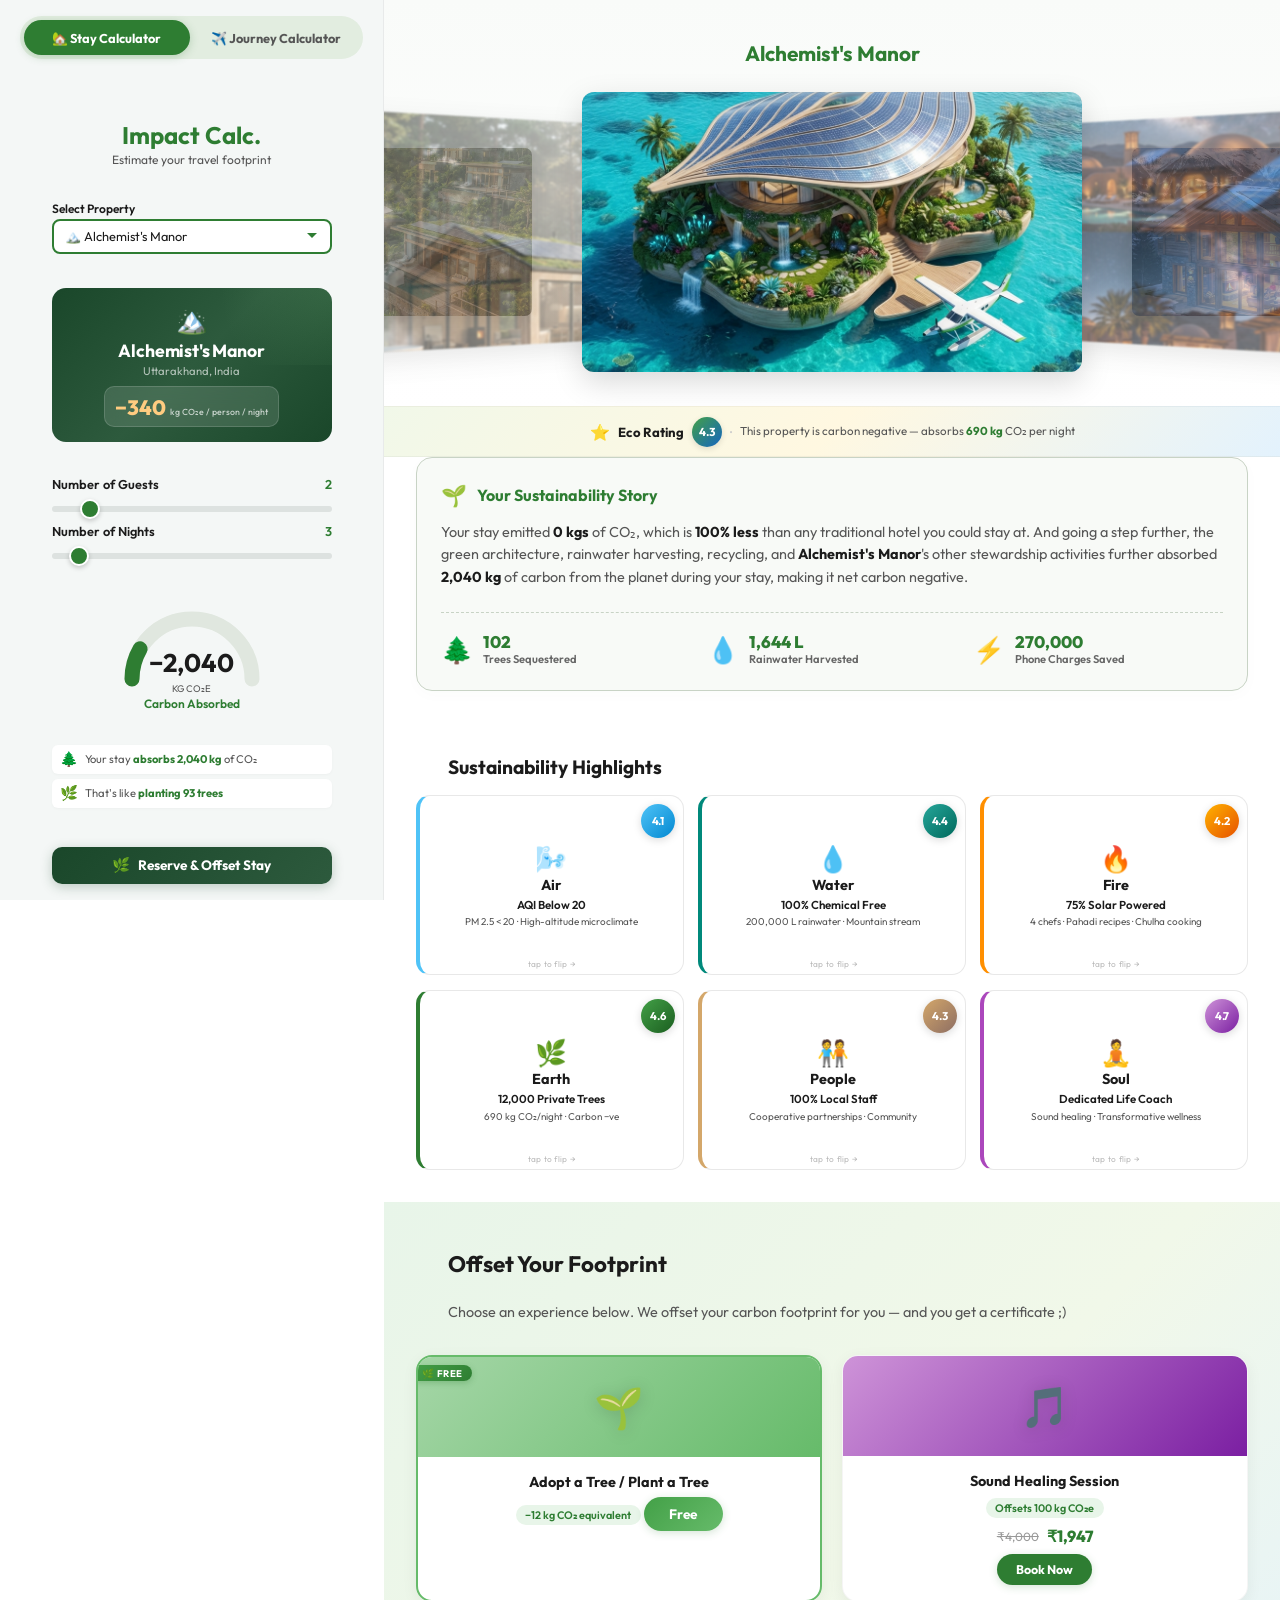
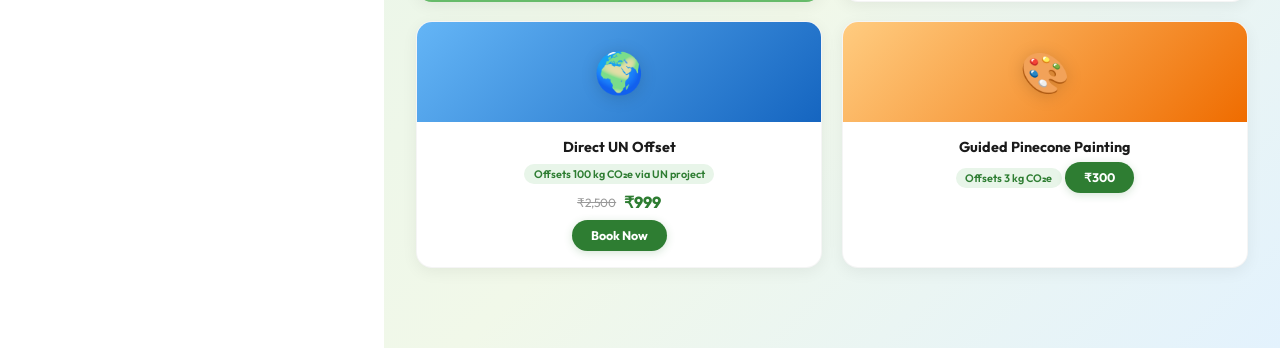
<file: index.html>
<!DOCTYPE html>
<html lang="en">

<head>
    <meta charset="UTF-8">
    <meta name="viewport" content="width=device-width, initial-scale=1.0">
    <title>Travel Sustainability Calculator | Alchemist's Manor</title>
    <link rel="preconnect" href="https://fonts.googleapis.com">
    <link rel="preconnect" href="https://fonts.gstatic.com" crossorigin>
    <link href="https://fonts.googleapis.com/css2?family=Outfit:wght@300;400;500;600;700;800&display=swap"
        rel="stylesheet">
    <link rel="stylesheet" href="style.css?v=8">
</head>

<body>
    <div class="app-container">
        <!-- LEFT SIDEBAR -->
        <aside class="sidebar">
            <!-- Navigation Tabs -->
            <div class="calc-tabs">
                <a href="index.html" class="tab-btn active">🏡 Stay Calculator</a>
                <a href="travel.html" class="tab-btn">✈️ Journey Calculator</a>
            </div>

            <div class="sidebar-header">
                <h2>Impact Calc.</h2>
                <p>Estimate your travel footprint</p>
            </div>

            <!-- Property Selector Dropdown -->
            <div class="property-selector">
                <label for="property">Select Property</label>
                <select id="property">
                    <option value="alchemist-manor" selected>🏔️ Alchemist's Manor</option>
                    <option value="ocean-sanctuary">🌊 Ocean Sanctuary Resort</option>
                    <option value="forest-retreat">🌲 Forest Retreat Lodge</option>
                    <option value="desert-oasis">🏜️ Desert Oasis Villa</option>
                    <option value="mountain-lodge">🏔️ Mountain Lodge Estate</option>
                </select>
            </div>

            <!-- Property Card -->
            <div class="property-card" id="property-display">
                <div class="property-icon" id="property-icon">🏔️</div>
                <h3 class="property-name" id="property-name">Alchemist's Manor</h3>
                <p class="property-location" id="property-location">Uttarakhand, India</p>
                <div class="property-emission-badge">
                    <span class="emission-value" id="emission-value">−340</span>
                    <span class="emission-unit">kg CO₂e / person / night</span>
                </div>
            </div>

            <div class="inputs-container">
                <div class="input-group">
                    <label for="guests">Number of Guests <span id="guests-val">2</span></label>
                    <input type="range" id="guests" min="1" max="10" value="2">
                </div>
                <div class="input-group">
                    <label for="nights">Number of Nights <span id="nights-val">3</span></label>
                    <input type="range" id="nights" min="1" max="30" value="3">
                </div>
            </div>

            <div class="gauge-container">
                <div class="gauge-wrapper">
                    <svg class="gauge" viewBox="0 0 100 60">
                        <!-- Background arc -->
                        <path class="gauge-bg" d="M 10 50 A 40 40 0 0 1 90 50" fill="none" stroke="#e0e7df"
                            stroke-width="10" stroke-linecap="round" />
                        <!-- Colored fill arc -->
                        <path class="gauge-fill" d="M 10 50 A 40 40 0 0 1 90 50" fill="none" stroke="#2e7d32"
                            stroke-width="10" stroke-linecap="round" stroke-dasharray="126" stroke-dashoffset="126" />
                    </svg>
                    <div class="gauge-value" id="co2-value">0</div>
                    <div class="gauge-unit">kg CO₂e</div>
                </div>
                <p class="gauge-label" id="gauge-label">Carbon Offset</p>
            </div>

            <div class="factoids-container">
                <div class="factoid" id="factoid-1">
                    <span class="factoid-icon">🌲</span>
                    <p id="factoid-1-text">Your stay <strong id="absorb-equiv">absorbs 680 kg</strong> of CO₂</p>
                </div>
                <div class="factoid" id="factoid-2">
                    <span class="factoid-icon">🌿</span>
                    <p id="factoid-2-text">That's like <strong id="trees-equiv">planting 31 trees</strong></p>
                </div>
            </div>
            <button class="reserve-now-btn" id="reserve-btn">
                <span>🌿</span> Reserve & Offset Stay
            </button>
            <div class="mobile-nav-arrow" id="nav-arrow-1">
                <span>Explore</span> ➔
            </div>
        </aside>

        <!-- MAIN CONTENT -->
        <main class="main-content">

            <div class="slide-group" id="slide-2">
                <!-- SECTION 1: 3D CAROUSEL -->
                <section class="carousel-section">
                    <h3 class="section-title">Alchemist's Manor</h3>
                    <div class="carousel-3d-container">
                        <div class="carousel-3d">
                            <div class="carousel-item" style="--i: 0"><img src="assets/img1.png" alt="Luxury Eco"></div>
                            <div class="carousel-item" style="--i: 1"><img src="assets/img2.png" alt="Forest Retreat">
                            </div>
                            <div class="carousel-item" style="--i: 2"><img src="assets/img3.png" alt="Ocean Sanctuary">
                            </div>
                            <div class="carousel-item" style="--i: 3"><img src="assets/img4.png" alt="Desert Oasis">
                            </div>
                            <div class="carousel-item" style="--i: 4"><img src="assets/img5.png" alt="Mountain Lodge">
                            </div>
                        </div>
                    </div>
                </section>

                <!-- ECO RATING BAR (single centered line below carousel) -->
                <div class="eco-rating-bar">
                    <span class="eco-rating-icon">⭐</span>
                    <span class="eco-rating-label">Eco Rating</span>
                    <span class="eco-rating-score">4.3</span>
                    <span class="eco-rating-divider">·</span>
                    <span class="eco-rating-text">This property is carbon negative — absorbs <strong>690 kg</strong> CO₂ per night</span>
                </div>

                <!-- ECO RATING NARRATIVE BOX -->
                <div class="narrative-container">
                    <div class="narrative-box">
                        <div class="narrative-header">
                            <span class="narrative-icon">🌱</span>
                            <h4>Your Sustainability Story</h4>
                        </div>
                        <p class="narrative-text" id="stay-narrative-text">
                            Calculating your stay's environmental impact narrative...
                        </p>
                        <div class="narrative-equivalence-grid">
                            <div class="equiv-item">
                                <span class="equiv-emoji">🌲</span>
                                <div class="equiv-details">
                                    <span class="equiv-value" id="narrative-trees">0</span>
                                    <span class="equiv-label">Trees Sequestered</span>
                                </div>
                            </div>
                            <div class="equiv-item">
                                <span class="equiv-emoji">💧</span>
                                <div class="equiv-details">
                                    <span class="equiv-value" id="narrative-water">0 L</span>
                                    <span class="equiv-label">Rainwater Harvested</span>
                                </div>
                            </div>
                            <div class="equiv-item">
                                <span class="equiv-emoji">⚡</span>
                                <div class="equiv-details">
                                    <span class="equiv-value" id="narrative-energy">0</span>
                                    <span class="equiv-label">Phone Charges Saved</span>
                                </div>
                            </div>
                        </div>
                    </div>
                </div>

                <!-- SECTION 2: ELEMENTAL RATINGS (6 flip cards: Air, Water, Fire, Earth, People, Soul) -->
                <section class="flashcards-section">
                    <h3 class="section-title">Sustainability Highlights</h3>
                    <div class="flashcards-grid" id="elemental-cards">

                        <!-- Air -->
                        <div class="flip-card" onclick="toggleFlip(this)">
                            <div class="flip-card-inner">
                                <div class="flip-card-front element-air">
                                    <div class="element-rating-badge air-badge">4.1</div>
                                    <div class="icon">🌬️</div>
                                    <h4>Air</h4>
                                    <p class="element-title">AQI Below 20</p>
                                    <p class="element-metric">PM 2.5 < 20 · High-altitude microclimate</p>
                                </div>
                                <div class="flip-card-back element-air-back">
                                    <div class="back-close-hint">tap to close</div>
                                    <h4>🌬️ Air Quality</h4>
                                    <p>Escape the heavy city smog and fill your lungs with pristine mountain air your body actually recognizes. With AQI and PM 2.5 levels consistently staying below 20, Alchemist Manor offers a genuinely healing high altitude microclimate.</p>
                                    <p class="back-highlight">You are not just coming here to relax because permanent exposure to this exceptionally clean air could literally push your lifespan up by up to 20 years.</p>
                                </div>
                            </div>
                        </div>

                        <!-- Water -->
                        <div class="flip-card" onclick="toggleFlip(this)">
                            <div class="flip-card-inner">
                                <div class="flip-card-front element-water">
                                    <div class="element-rating-badge water-badge">4.4</div>
                                    <div class="icon">💧</div>
                                    <h4>Water</h4>
                                    <p class="element-title">100% Chemical Free</p>
                                    <p class="element-metric">200,000 L rainwater · Mountain stream</p>
                                </div>
                                <div class="flip-card-back element-water-back">
                                    <div class="back-close-hint">tap to close</div>
                                    <h4>💧 Water Purity</h4>
                                    <p>Experience water exactly the way nature intended it. Sourced directly from a pure mountain stream and generously supplemented by 200,000 liters of harvested rainwater annually, every single drop is entirely chemical and fluoride free.</p>
                                    <p class="back-highlight">You will immediately taste the refreshing clarity in your glass and feel a natural revitalizing softness on your skin.</p>
                                </div>
                            </div>
                        </div>

                        <!-- Fire -->
                        <div class="flip-card" onclick="toggleFlip(this)">
                            <div class="flip-card-inner">
                                <div class="flip-card-front element-fire">
                                    <div class="element-rating-badge fire-badge">4.2</div>
                                    <div class="icon">🔥</div>
                                    <h4>Fire</h4>
                                    <p class="element-title">75% Solar Powered</p>
                                    <p class="element-metric">4 chefs · Pahadi recipes · Chulha cooking</p>
                                </div>
                                <div class="flip-card-back element-fire-back">
                                    <div class="back-close-hint">tap to close</div>
                                    <h4>🔥 Clean Energy</h4>
                                    <p>Harness the incredible clean power of the sun. Over 75 percent of our entire electricity is generated through solar energy frequently producing so much power that we actively give electricity right back to the local grid.</p>
                                    <p>This deeply mindful use of natural energy beautifully extends to our kitchen where four resident chefs masterfully elevate traditional Pahadi recipes using classic slow cooking chulha techniques.</p>
                                    <p class="back-highlight">Every gourmet meal is carefully designed to detoxify your system while providing unmatched comforting warmth for your soul.</p>
                                </div>
                            </div>
                        </div>

                        <!-- Earth -->
                        <div class="flip-card" onclick="toggleFlip(this)">
                            <div class="flip-card-inner">
                                <div class="flip-card-front element-earth">
                                    <div class="element-rating-badge earth-badge">4.6</div>
                                    <div class="icon">🌿</div>
                                    <h4>Earth</h4>
                                    <p class="element-title">12,000 Private Trees</p>
                                    <p class="element-metric">690 kg CO₂/night · Carbon −ve</p>
                                </div>
                                <div class="flip-card-back element-earth-back">
                                    <div class="back-close-hint">tap to close</div>
                                    <h4>🌿 Living Forest</h4>
                                    <p>Step out into a private forest of 12,000 trees located entirely within the property boundaries. This vibrant living ecosystem easily sequesters 690 kg of CO2 every single night making your stay extensively carbon negative.</p>
                                    <p class="back-highlight">By booking Alchemist Manor you actively support a pristine Uttarakhand environment that fights global warming while simultaneously healing you.</p>
                                </div>
                            </div>
                        </div>

                        <!-- People -->
                        <div class="flip-card" onclick="toggleFlip(this)">
                            <div class="flip-card-inner">
                                <div class="flip-card-front element-people">
                                    <div class="element-rating-badge people-badge">4.3</div>
                                    <div class="icon">🧑‍🤝‍🧑</div>
                                    <h4>People</h4>
                                    <p class="element-title">100% Local Staff</p>
                                    <p class="element-metric">Cooperative partnerships · Community</p>
                                </div>
                                <div class="flip-card-back element-people-back">
                                    <div class="back-close-hint">tap to close</div>
                                    <h4>🧑‍🤝‍🧑 Local Impact</h4>
                                    <p>Your entire experience is beautifully shaped by the people who belong to this land. We employ a fully local staff and maintain active purposeful partnerships with regional cooperatives.</p>
                                    <p class="back-highlight">This mindful approach ensures your visit directly empowers the local ecosystem while giving you a much richer and more meaningful story to take home.</p>
                                </div>
                            </div>
                        </div>

                        <!-- Soul -->
                        <div class="flip-card" onclick="toggleFlip(this)">
                            <div class="flip-card-inner">
                                <div class="flip-card-front element-soul">
                                    <div class="element-rating-badge soul-badge">4.7</div>
                                    <div class="icon">🧘</div>
                                    <h4>Soul</h4>
                                    <p class="element-title">Dedicated Life Coach</p>
                                    <p class="element-metric">Sound healing · Transformative wellness</p>
                                </div>
                                <div class="flip-card-back element-soul-back">
                                    <div class="back-close-hint">tap to close</div>
                                    <h4>🧘 Inner Wellness</h4>
                                    <p>Clean food and pristine air beautifully lay the foundation for your rest but we take your personal wellness a crucial step further. Our host Adnaan is a highly dedicated life coach and professional sound healer.</p>
                                    <p class="back-highlight">Book a private session during your stay to tap into your own transformative journey toward deep and resonant healing.</p>
                                </div>
                            </div>
                        </div>

                    </div>
                </section>
                <div class="mobile-nav-arrow right" id="nav-arrow-2">
                    ➔
                </div>
            </div>

            <!-- SECTION 3: OFFSET EXPERIENCES -->
            <section class="offset-section" id="slide-3">
                <h3 class="section-title">Offset Your Footprint</h3>
                <p class="section-subtitle">Choose an experience below. We offset your carbon footprint for you — and you get a certificate ;)</p>
                <div class="experiences-row">

                    <!-- 1. Adopt/Plant a Tree -->
                    <div class="exp-card exp-free">
                        <div class="exp-img" style="background: linear-gradient(135deg, #a5d6a7 0%, #66bb6a 100%);">
                            <span class="exp-emoji">🌱</span>
                        </div>
                        <div class="exp-info">
                            <h4>Adopt a Tree / Plant a Tree</h4>
                            <p class="exp-offset-tag">−12 kg CO₂ equivalent</p>
                            <button class="exp-btn exp-btn-free">Free</button>
                        </div>
                    </div>

                    <!-- 2. Sound Healing Session -->
                    <div class="exp-card">
                        <div class="exp-img" style="background: linear-gradient(135deg, #ce93d8 0%, #7b1fa2 100%);">
                            <span class="exp-emoji">🎵</span>
                        </div>
                        <div class="exp-info">
                            <h4>Sound Healing Session</h4>
                            <p class="exp-offset-tag">Offsets 100 kg CO₂e</p>
                            <div class="exp-price">
                                <span class="exp-price-old">₹4,000</span>
                                <span class="exp-price-new">₹1,947</span>
                            </div>
                            <button class="exp-btn">Book Now</button>
                        </div>
                    </div>

                    <!-- 3. Direct UN Offset -->
                    <div class="exp-card">
                        <div class="exp-img" style="background: linear-gradient(135deg, #64b5f6 0%, #1565c0 100%);">
                            <span class="exp-emoji">🌍</span>
                        </div>
                        <div class="exp-info">
                            <h4>Direct UN Offset</h4>
                            <p class="exp-offset-tag">Offsets 100 kg CO₂e via UN project</p>
                            <div class="exp-price">
                                <span class="exp-price-old">₹2,500</span>
                                <span class="exp-price-new">₹999</span>
                            </div>
                            <button class="exp-btn">Book Now</button>
                        </div>
                    </div>

                    <!-- 4. Guided Pinecone Painting -->
                    <div class="exp-card">
                        <div class="exp-img" style="background: linear-gradient(135deg, #ffcc80 0%, #ef6c00 100%);">
                            <span class="exp-emoji">🎨</span>
                        </div>
                        <div class="exp-info">
                            <h4>Guided Pinecone Painting</h4>
                            <p class="exp-offset-tag">Offsets 3 kg CO₂e</p>
                            <button class="exp-btn">₹300</button>
                        </div>
                    </div>

                </div>
                <div class="mobile-nav-arrow left" id="nav-arrow-back">
                    ← Back
                </div>
            </section>

        </main>
    </div>
    <script src="main.js?v=8"></script>
</body>

</html>
</file>
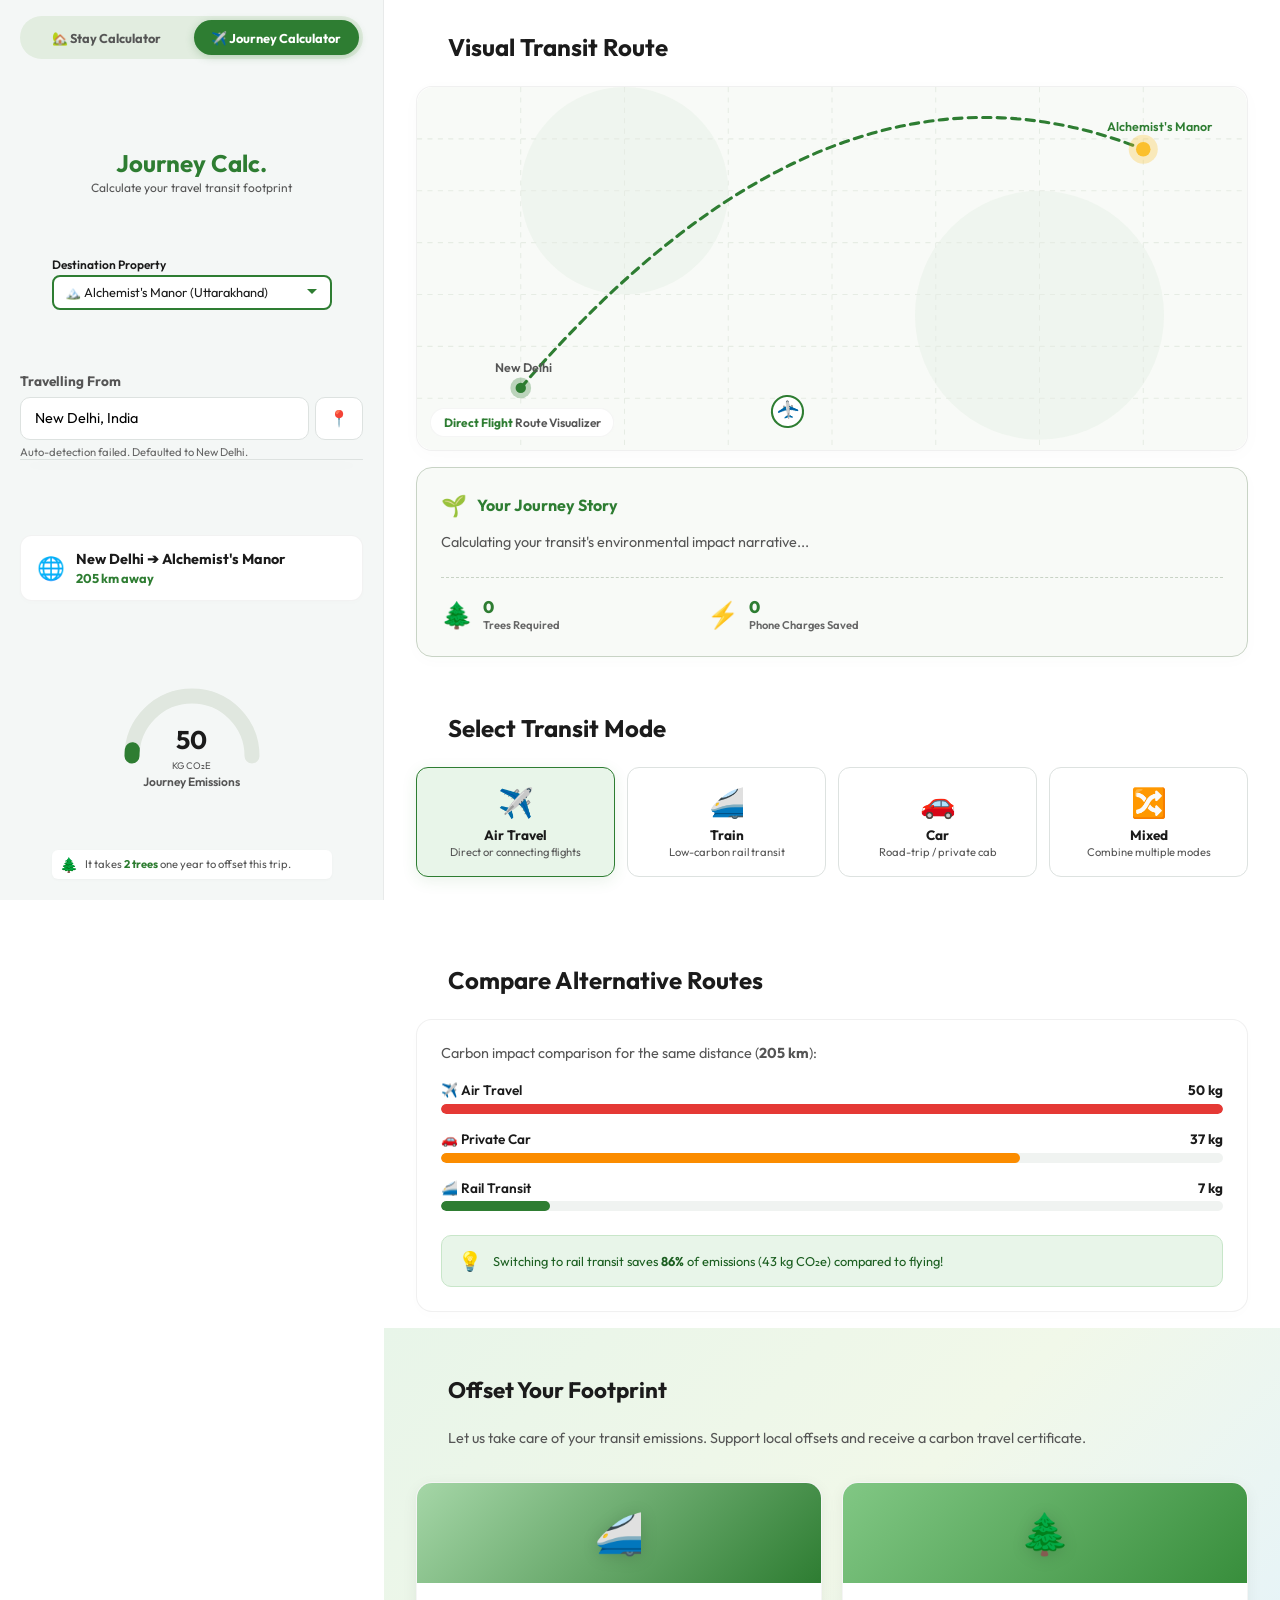
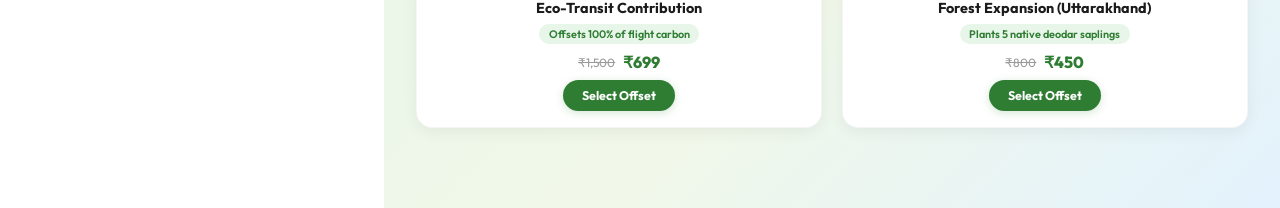
<file: travel.html>
<!DOCTYPE html>
<html lang="en">

<head>
    <meta charset="UTF-8">
    <meta name="viewport" content="width=device-width, initial-scale=1.0">
    <title>Journey Carbon Calculator | Alchemist's Manor</title>
    <link rel="preconnect" href="https://fonts.googleapis.com">
    <link rel="preconnect" href="https://fonts.gstatic.com" crossorigin>
    <link href="https://fonts.googleapis.com/css2?family=Outfit:wght@300;400;500;600;700;800&display=swap"
        rel="stylesheet">
    <link rel="stylesheet" href="style.css?v=8">
    <link rel="stylesheet" href="travel-style.css?v=1">
</head>

<body>
    <div class="app-container">
        <!-- LEFT SIDEBAR -->
        <aside class="sidebar">
            <!-- Navigation Tabs -->
            <div class="calc-tabs">
                <a href="index.html" class="tab-btn">🏡 Stay Calculator</a>
                <a href="travel.html" class="tab-btn active">✈️ Journey Calculator</a>
            </div>

            <div class="sidebar-header">
                <h2>Journey Calc.</h2>
                <p>Calculate your travel transit footprint</p>
            </div>

            <!-- Property Destination Dropdown -->
            <div class="property-selector">
                <label for="travel-property">Destination Property</label>
                <select id="travel-property">
                    <option value="alchemist-manor" selected>🏔️ Alchemist's Manor (Uttarakhand)</option>
                    <option value="ocean-sanctuary">🌊 Ocean Sanctuary Resort (Goa)</option>
                    <option value="forest-retreat">🌲 Forest Retreat Lodge (Himachal)</option>
                    <option value="desert-oasis">🏜️ Desert Oasis Villa (Rajasthan)</option>
                    <option value="mountain-lodge">🏔️ Mountain Lodge Estate (Uttarakhand)</option>
                </select>
            </div>

            <!-- Origin Input -->
            <div class="origin-selector">
                <label for="origin-city">Travelling From</label>
                <div class="origin-input-wrapper">
                    <input type="text" id="origin-city" placeholder="Detecting location..." autocomplete="off">
                    <button id="detect-loc-btn" title="Detect Current Location">📍</button>
                </div>
                <!-- Autocomplete Dropdown List -->
                <div class="autocomplete-list" id="autocomplete-list"></div>
                <div class="location-status" id="location-status">Detecting location via IP...</div>
            </div>

            <!-- Route Summary -->
            <div class="route-summary-card">
                <div class="route-info">
                    <span class="route-icon">🌐</span>
                    <div>
                        <h4 id="route-path-text">Delhi ➔ Uttarakhand</h4>
                        <p id="route-distance-text">Calculating distance...</p>
                    </div>
                </div>
            </div>

            <!-- Carbon Gauge -->
            <div class="gauge-container">
                <div class="gauge-wrapper">
                    <svg class="gauge" viewBox="0 0 100 60">
                        <path class="gauge-bg" d="M 10 50 A 40 40 0 0 1 90 50" fill="none" stroke="#e0e7df"
                            stroke-width="10" stroke-linecap="round" />
                        <path class="gauge-fill" id="travel-gauge-fill" d="M 10 50 A 40 40 0 0 1 90 50" fill="none" stroke="#2e7d32"
                            stroke-width="10" stroke-linecap="round" stroke-dasharray="126" stroke-dashoffset="126" />
                    </svg>
                    <div class="gauge-value" id="travel-co2-value">0</div>
                    <div class="gauge-unit">kg CO₂e</div>
                </div>
                <p class="gauge-label" id="travel-gauge-label">Journey Emissions</p>
            </div>

            <!-- Factoids -->
            <div class="factoids-container">
                <div class="factoid" id="travel-factoid-1">
                    <span class="factoid-icon">🌲</span>
                    <p id="travel-factoid-text">It takes <strong id="travel-trees-equiv">12 trees</strong> one year to offset this trip.</p>
                </div>
            </div>

            <!-- Mobile nav arrow -->
            <div class="mobile-nav-arrow" id="nav-arrow-1">
                <span>Configure Transit</span> ➔
            </div>
        </aside>

        <!-- MAIN CONTENT -->
        <main class="main-content">
            <!-- Slide Group 1: Configuration & Map -->
            <div class="slide-group" id="slide-2">
                <!-- Route Map Visualization -->
                <section class="map-section">
                    <h3 class="section-title">Visual Transit Route</h3>
                    <div class="map-container">
                        <!-- Animated Route SVG -->
                        <svg class="route-map-svg" viewBox="0 0 800 350" xmlns="http://www.w3.org/2000/svg">
                            <!-- Background Map Grids -->
                            <rect width="800" height="350" fill="#f8faf7" rx="16" />
                            <circle cx="200" cy="100" r="100" fill="#e2ede0" opacity="0.4" />
                            <circle cx="600" cy="220" r="120" fill="#e2ede0" opacity="0.4" />
                            
                            <!-- Grid lines -->
                            <path d="M 0,50 L 800,50 M 0,100 L 800,100 M 0,150 L 800,150 M 0,200 L 800,200 M 0,250 L 800,250 M 0,300 L 800,300" stroke="#e6ece4" stroke-width="1" stroke-dasharray="5,5" />
                            <path d="M 100,0 L 100,350 M 200,0 L 200,350 M 300,0 L 300,350 M 400,0 L 400,350 M 500,0 L 500,350 M 600,0 L 600,350 M 700,0 L 700,350" stroke="#e6ece4" stroke-width="1" stroke-dasharray="5,5" />

                            <!-- Path Line -->
                            <path id="route-path-line" d="M 150,220 Q 400,80 650,130" fill="none" stroke="#2e7d32" stroke-width="3" stroke-linecap="round" stroke-dasharray="8,6" />
                            
                            <!-- Origin Marker -->
                            <g transform="translate(150, 220)">
                                <circle cx="0" cy="0" r="10" fill="#2e7d32" opacity="0.3" />
                                <circle cx="0" cy="0" r="5" fill="#2e7d32" />
                                <text x="-25" y="-15" font-family="'Outfit', sans-serif" font-size="12" font-weight="600" fill="#555" id="map-origin-label">Origin</text>
                            </g>

                            <!-- Destination Marker -->
                            <g transform="translate(650, 130)">
                                <circle cx="0" cy="0" r="14" fill="#fbc02d" opacity="0.3" />
                                <circle cx="0" cy="0" r="7" fill="#fbc02d" />
                                <text x="-35" y="-18" font-family="'Outfit', sans-serif" font-size="12" font-weight="600" fill="#2e7d32" id="map-dest-label">Destination</text>
                            </g>

                            <!-- Transit Icon along Path -->
                            <g id="transit-avatar" transform="translate(150, 220)">
                                <circle cx="0" cy="-10" r="15" fill="#ffffff" stroke="#2e7d32" stroke-width="2" />
                                <text x="-8" y="-5" font-size="14" id="transit-emoji">✈️</text>
                            </g>
                        </svg>
                        <div class="map-overlay-info">
                            <span id="route-type-display">Direct Flight</span> Route Visualizer
                        </div>
                    </div>
                </section>

                <!-- ECO RATING NARRATIVE BOX -->
                <div class="narrative-container">
                    <div class="narrative-box">
                        <div class="narrative-header">
                            <span class="narrative-icon">🌱</span>
                            <h4>Your Journey Story</h4>
                        </div>
                        <p class="narrative-text" id="travel-narrative-text">
                            Calculating your transit's environmental impact narrative...
                        </p>
                        <div class="narrative-equivalence-grid">
                            <div class="equiv-item">
                                <span class="equiv-emoji">🌲</span>
                                <div class="equiv-details">
                                    <span class="equiv-value" id="travel-narrative-trees">0</span>
                                    <span class="equiv-label">Trees Required</span>
                                </div>
                            </div>
                            <div class="equiv-item">
                                <span class="equiv-emoji">⚡</span>
                                <div class="equiv-details">
                                    <span class="equiv-value" id="travel-narrative-energy">0</span>
                                    <span class="equiv-label">Phone Charges Saved</span>
                                </div>
                            </div>
                        </div>
                    </div>
                </div>

                <!-- Travel Mode Selector Section -->
                <section class="transit-config-section">
                    <h3 class="section-title">Select Transit Mode</h3>
                    <div class="mode-cards-grid">
                        <div class="mode-card active" data-mode="air">
                            <span class="mode-icon">✈️</span>
                            <h4>Air Travel</h4>
                            <p>Direct or connecting flights</p>
                        </div>
                        <div class="mode-card" data-mode="train">
                            <span class="mode-icon">🚄</span>
                            <h4>Train</h4>
                            <p>Low-carbon rail transit</p>
                        </div>
                        <div class="mode-card" data-mode="car">
                            <span class="mode-icon">🚗</span>
                            <h4>Car</h4>
                            <p>Road-trip / private cab</p>
                        </div>
                        <div class="mode-card" data-mode="mixed">
                            <span class="mode-icon">🔀</span>
                            <h4>Mixed</h4>
                            <p>Combine multiple modes</p>
                        </div>
                    </div>

                    <!-- Mixed Mode Sliders (Hidden by default, shown when mixed is active) -->
                    <div class="mixed-sliders-panel" id="mixed-sliders-panel">
                        <h4 class="sub-title">Customize Transit Splits</h4>
                        <div class="slider-group">
                            <div class="slider-header">
                                <span>✈️ Flight Distance</span>
                                <span class="val-display"><span id="mixed-air-val">0</span> km</span>
                            </div>
                            <input type="range" id="mixed-air" min="0" max="1000" value="0">
                        </div>
                        <div class="slider-group">
                            <div class="slider-header">
                                <span>🚄 Train Distance</span>
                                <span class="val-display"><span id="mixed-train-val">0</span> km</span>
                            </div>
                            <input type="range" id="mixed-train" min="0" max="1000" value="0">
                        </div>
                        <div class="slider-group">
                            <div class="slider-header">
                                <span>🚗 Car Distance</span>
                                <span class="val-display"><span id="mixed-car-val">0</span> km</span>
                            </div>
                            <input type="range" id="mixed-car" min="0" max="1000" value="0">
                        </div>
                        <p class="sliders-sum-status" id="sliders-sum-status">Total: 0 km / Target: 0 km</p>
                    </div>
                </section>
                
                <div class="mobile-nav-arrow right" id="nav-arrow-2">
                    ➔
                </div>
            </div>

            <!-- Slide Group 2: Comparison & Offsets -->
            <div class="slide-group" id="slide-3">
                <!-- Emissions Comparison Section -->
                <section class="comparison-section">
                    <h3 class="section-title">Compare Alternative Routes</h3>
                    <div class="comparison-box">
                        <p class="comparison-intro">Carbon impact comparison for the same distance (<strong id="compare-dist">0 km</strong>):</p>
                        
                        <div class="compare-bars-list">
                            <!-- Air -->
                            <div class="compare-item">
                                <div class="compare-label">
                                    <span>✈️ Air Travel</span>
                                    <span class="co2-text" id="compare-air-co2">0 kg CO₂e</span>
                                </div>
                                <div class="bar-container">
                                    <div class="bar bar-air" id="bar-air" style="width: 0%"></div>
                                </div>
                            </div>

                            <!-- Car -->
                            <div class="compare-item">
                                <div class="compare-label">
                                    <span>🚗 Private Car</span>
                                    <span class="co2-text" id="compare-car-co2">0 kg CO₂e</span>
                                </div>
                                <div class="bar-container">
                                    <div class="bar bar-car" id="bar-car" style="width: 0%"></div>
                                </div>
                            </div>

                            <!-- Train -->
                            <div class="compare-item">
                                <div class="compare-label">
                                    <span>🚄 Rail Transit</span>
                                    <span class="co2-text" id="compare-train-co2">0 kg CO₂e</span>
                                </div>
                                <div class="bar-container">
                                    <div class="bar bar-train" id="bar-train" style="width: 0%"></div>
                                </div>
                            </div>
                        </div>

                        <div class="saving-nudge" id="saving-nudge">
                            <span class="nudge-icon">💡</span>
                            <p id="saving-nudge-text">Switching to train travel saves <strong>80%</strong> of emissions!</p>
                        </div>
                    </div>
                </section>

                <!-- Offset Section -->
                <section class="offset-section">
                    <h3 class="section-title">Offset Your Footprint</h3>
                    <p class="section-subtitle">Let us take care of your transit emissions. Support local offsets and receive a carbon travel certificate.</p>
                    <div class="experiences-row">
                        <!-- Offset Card 1 -->
                        <div class="exp-card">
                            <div class="exp-img" style="background: linear-gradient(135deg, #a5d6a7 0%, #2e7d32 100%);">
                                <span class="exp-emoji">🚄</span>
                            </div>
                            <div class="exp-info">
                                <h4>Eco-Transit Contribution</h4>
                                <p class="exp-offset-tag">Offsets 100% of flight carbon</p>
                                <div class="exp-price">
                                    <span class="exp-price-old">₹1,500</span>
                                    <span class="exp-price-new">₹699</span>
                                </div>
                                <button class="exp-btn" id="btn-offset-transit">Select Offset</button>
                            </div>
                        </div>

                        <!-- Offset Card 2 -->
                        <div class="exp-card">
                            <div class="exp-img" style="background: linear-gradient(135deg, #81c784 0%, #388e3c 100%);">
                                <span class="exp-emoji">🌲</span>
                            </div>
                            <div class="exp-info">
                                <h4>Forest Expansion (Uttarakhand)</h4>
                                <p class="exp-offset-tag">Plants 5 native deodar saplings</p>
                                <div class="exp-price">
                                    <span class="exp-price-old">₹800</span>
                                    <span class="exp-price-new">₹450</span>
                                </div>
                                <button class="exp-btn" id="btn-offset-forest">Select Offset</button>
                            </div>
                        </div>
                    </div>

                    <div class="mobile-nav-arrow left" id="nav-arrow-back">
                        ← Back
                    </div>
                </section>
            </div>
        </main>
    </div>

    <script src="travel-main.js?v=1"></script>
</body>

</html>
</file>
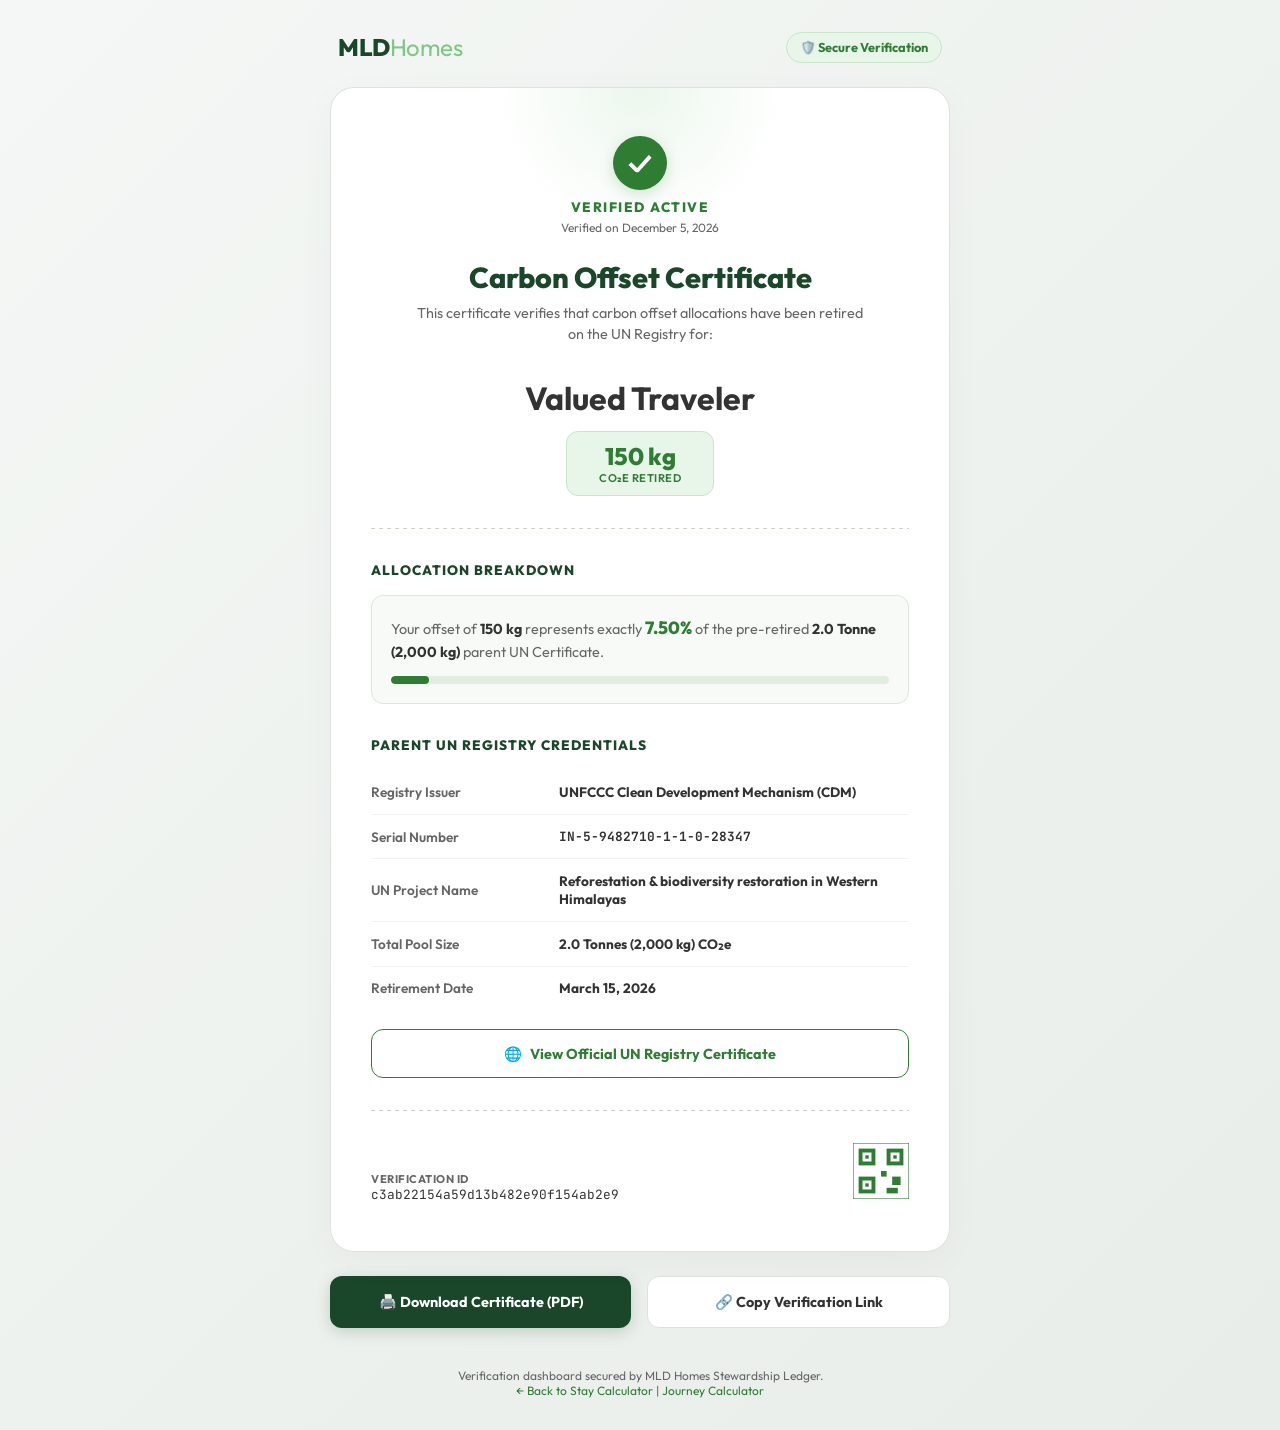
<file: verify.html>
<!DOCTYPE html>
<html lang="en">

<head>
    <meta charset="UTF-8">
    <meta name="viewport" content="width=device-width, initial-scale=1.0">
    <title>Carbon Offset Verification Portal | MLD Homes</title>
    <link rel="preconnect" href="https://fonts.googleapis.com">
    <link rel="preconnect" href="https://fonts.gstatic.com" crossorigin>
    <link href="https://fonts.googleapis.com/css2?family=JetBrains+Mono:wght@400;500;600&family=Outfit:wght@300;400;500;600;700;800&display=swap"
        rel="stylesheet">
    <link rel="stylesheet" href="verify-style.css?v=1">
</head>

<body>
    <div class="verify-container">
        <!-- HEADER -->
        <header class="verify-header">
            <div class="logo">MLD<span>Homes</span></div>
            <span class="secure-badge">🛡️ Secure Verification</span>
        </header>

        <!-- MAIN CARD -->
        <main class="cert-card" id="cert-card">
            <div class="card-bg-glow"></div>
            
            <!-- Seal -->
            <div class="seal-container">
                <div class="seal-icon">✓</div>
                <div class="seal-status">VERIFIED ACTIVE</div>
                <div class="seal-timestamp" id="cert-timestamp">Verified on June 30, 2026</div>
            </div>

            <!-- Title -->
            <h1 class="cert-title">Carbon Offset Certificate</h1>
            <p class="cert-subtitle">This certificate verifies that carbon offset allocations have been retired on the UN Registry for:</p>

            <!-- Recipient details -->
            <div class="cert-recipient">
                <h2 id="guest-name">John Doe</h2>
                <div class="offset-badge">
                    <span class="offset-weight" id="offset-weight">150 kg</span>
                    <span class="offset-label">CO₂e Retired</span>
                </div>
            </div>

            <div class="divider"></div>

            <!-- Fractional Share Details -->
            <div class="allocation-section">
                <h3>Allocation Breakdown</h3>
                <div class="share-box">
                    <p class="share-text">
                        Your offset of <strong id="allocation-weight">150 kg</strong> represents exactly 
                        <strong class="share-pct" id="share-pct">7.50%</strong> of the pre-retired 
                        <strong>2.0 Tonne (2,000 kg)</strong> parent UN Certificate.
                    </p>
                    <!-- Progress Bar representing fractional ownership -->
                    <div class="share-bar-container">
                        <div class="share-bar" id="share-bar" style="width: 7.5%;"></div>
                    </div>
                </div>
            </div>

            <!-- Parent UN Certificate Details -->
            <div class="parent-cert-section">
                <h3>Parent UN Registry Credentials</h3>
                <table class="credentials-table">
                    <tr>
                        <th>Registry Issuer</th>
                        <td>UNFCCC Clean Development Mechanism (CDM)</td>
                    </tr>
                    <tr>
                        <th>Serial Number</th>
                        <td class="mono" id="un-serial">IN-5-9482710-1-1-0-28347</td>
                    </tr>
                    <tr>
                        <th>UN Project Name</th>
                        <td>Reforestation & biodiversity restoration in Western Himalayas</td>
                    </tr>
                    <tr>
                        <th>Total Pool Size</th>
                        <td>2.0 Tonnes (2,000 kg) CO₂e</td>
                    </tr>
                    <tr>
                        <th>Retirement Date</th>
                        <td>March 15, 2026</td>
                    </tr>
                </table>

                <!-- Link to UN Registry -->
                <a href="https://cdm.unfccc.int/" target="_blank" class="un-registry-btn" id="un-registry-link">
                    <span>🌐</span> View Official UN Registry Certificate
                </a>
            </div>

            <div class="divider"></div>

            <!-- Footer Details -->
            <div class="cert-footer">
                <div class="cert-meta">
                    <span class="meta-label">Verification ID</span>
                    <span class="meta-value mono" id="verification-id">c3ab8f902d13b482...</span>
                </div>
                <div class="cert-qr-placeholder">
                    <!-- A simple SVG QR representation for premium visual look -->
                    <svg viewBox="0 0 100 100" class="qr-svg">
                        <rect width="100" height="100" fill="none" stroke="#2e7d32" stroke-width="2"/>
                        <rect x="10" y="10" width="30" height="30" fill="#2e7d32"/>
                        <rect x="17" y="17" width="16" height="16" fill="white"/>
                        <rect x="22" y="22" width="6" height="6" fill="#2e7d32"/>
                        
                        <rect x="60" y="10" width="30" height="30" fill="#2e7d32"/>
                        <rect x="67" y="17" width="16" height="16" fill="white"/>
                        <rect x="72" y="22" width="6" height="6" fill="#2e7d32"/>
                        
                        <rect x="10" y="60" width="30" height="30" fill="#2e7d32"/>
                        <rect x="17" y="67" width="16" height="16" fill="white"/>
                        <rect x="22" y="72" width="6" height="6" fill="#2e7d32"/>
                        
                        <rect x="50" y="50" width="10" height="10" fill="#2e7d32"/>
                        <rect x="70" y="60" width="15" height="15" fill="#2e7d32"/>
                        <rect x="60" y="80" width="20" height="10" fill="#2e7d32"/>
                    </svg>
                </div>
            </div>
        </main>

        <!-- ACTIONS -->
        <div class="action-panel">
            <button class="action-btn btn-print" id="btn-print">
                <span>🖨️</span> Download Certificate (PDF)
            </button>
            <button class="action-btn btn-copy" id="btn-copy">
                <span>🔗</span> Copy Verification Link
            </button>
        </div>

        <footer class="portal-footer">
            <p>Verification dashboard secured by MLD Homes Stewardship Ledger.</p>
            <p><a href="index.html">← Back to Stay Calculator</a> | <a href="travel.html">Journey Calculator</a></p>
        </footer>
    </div>

    <script src="verify-main.js?v=1"></script>
</body>

</html>
</file>
<file: style.css>
:root {
    --primary-green: #2e7d32;
    --light-green: #e8f5e9;
    --accent-gold: #fbc02d;
    --text-dark: #1b1b1b;
    --text-light: #555555;
    --bg-sidebar: #f4f7f6;
    --bg-main: #ffffff;
    --font-main: 'Outfit', sans-serif;
}

* {
    box-sizing: border-box;
    margin: 0;
    padding: 0;
}

body {
    font-family: var(--font-main);
    color: var(--text-dark);
    display: flex;
    overflow-x: hidden;
}

/* LAYOUT */
.app-container {
    display: flex;
    width: 100vw;
    min-height: 100vh;
}

.sidebar {
    width: 30%;
    height: 100vh;
    background-color: var(--bg-sidebar);
    padding: 1rem 1.25rem;
    display: flex;
    flex-direction: column;
    justify-content: space-between;
    align-items: center;
    position: fixed;
    left: 0;
    top: 0;
    border-right: 1px solid rgba(0, 0, 0, 0.05);
    overflow: hidden;
}

.main-content {
    width: 70%;
    margin-left: 30%;
    background-color: var(--bg-main);
    padding: 0;
    overflow-y: auto;
}

/* SIDEBAR COMPONENTS */
.sidebar-header {
    text-align: center;
    margin-bottom: 0.35rem;
    margin-top: 0;
}

.sidebar-header h2 {
    font-weight: 700;
    font-size: 1.5rem;
    color: var(--primary-green);
    margin-bottom: 0.15rem;
}

.sidebar-header p {
    font-size: 0.75rem;
    color: var(--text-light);
}

/* PROPERTY SELECTOR DROPDOWN */
.property-selector {
    width: 100%;
    max-width: 280px;
    margin-bottom: 0.4rem;
    text-align: left;
}

.property-selector label {
    display: block;
    font-weight: 600;
    margin-bottom: 0.2rem;
    font-size: 0.75rem;
    color: var(--text-dark);
}

.property-selector select {
    width: 100%;
    padding: 0.45rem 0.7rem;
    font-size: 0.8rem;
    font-family: var(--font-main);
    border: 2px solid var(--primary-green);
    border-radius: 8px;
    background-color: white;
    color: var(--text-dark);
    cursor: pointer;
    appearance: none;
    -webkit-appearance: none;
    background-image: url("data:image/svg+xml,%3Csvg xmlns='http://www.w3.org/2000/svg' width='12' height='12' viewBox='0 0 12 12'%3E%3Cpath fill='%232e7d32' d='M6 8L1 3h10z'/%3E%3C/svg%3E");
    background-repeat: no-repeat;
    background-position: right 0.7rem center;
    transition: all 0.2s ease;
}

.property-selector select:hover {
    border-color: #1b5e20;
    box-shadow: 0 2px 8px rgba(46, 125, 50, 0.15);
}

.property-selector select:focus {
    outline: none;
    border-color: #1b5e20;
    box-shadow: 0 0 0 3px rgba(46, 125, 50, 0.2);
}

/* PROPERTY CARD */
.property-card {
    width: 100%;
    max-width: 280px;
    background: linear-gradient(135deg, #1a472a 0%, #2d5a3d 50%, #1a472a 100%);
    border-radius: 14px;
    padding: 0.9rem 1rem;
    text-align: center;
    color: white;
    position: relative;
    overflow: hidden;
    margin-bottom: 0.4rem;
}

.property-card::before {
    content: '';
    position: absolute;
    top: -50%;
    right: -50%;
    width: 100%;
    height: 100%;
    background: radial-gradient(circle, rgba(129, 199, 132, 0.15) 0%, transparent 70%);
    pointer-events: none;
}

.property-icon {
    font-size: 1.6rem;
    margin-bottom: 0.2rem;
}

.property-name {
    font-size: 1.1rem;
    font-weight: 700;
    letter-spacing: -0.01em;
    margin-bottom: 0.15rem;
}

.property-location {
    font-size: 0.7rem;
    color: rgba(255, 255, 255, 0.65);
    margin-bottom: 0.5rem;
}

.property-emission-badge {
    background: rgba(255, 255, 255, 0.12);
    backdrop-filter: blur(10px);
    border: 1px solid rgba(255, 255, 255, 0.15);
    border-radius: 10px;
    padding: 0.4rem 0.6rem;
    display: inline-flex;
    align-items: baseline;
    gap: 4px;
}

.emission-value {
    font-size: 1.3rem;
    font-weight: 800;
    color: #ffcc80;
}

.emission-unit {
    font-size: 0.55rem;
    color: rgba(255, 255, 255, 0.7);
    font-weight: 500;
}

/* INPUTS */
.inputs-container {
    width: 100%;
    max-width: 280px;
    margin-bottom: 0.4rem;
}

.input-group {
    margin-bottom: 0.4rem;
}

.input-group label {
    display: flex;
    justify-content: space-between;
    margin-bottom: 0.25rem;
    font-weight: 600;
    font-size: 0.8rem;
}

.input-group span {
    color: var(--primary-green);
}

input[type=range] {
    width: 100%;
    accent-color: var(--primary-green);
    height: 6px;
    background: #dde2e0;
    appearance: none;
    border-radius: 5px;
    outline: none;
    -webkit-appearance: none;
}

input[type=range]::-webkit-slider-thumb {
    -webkit-appearance: none;
    appearance: none;
    width: 20px;
    height: 20px;
    background: var(--primary-green);
    border-radius: 50%;
    cursor: pointer;
    border: 2px solid white;
    box-shadow: 0 2px 5px rgba(0, 0, 0, 0.2);
}

/* GAUGE */
.gauge-container {
    text-align: center;
}

.gauge-wrapper {
    position: relative;
    width: 150px;
    height: 90px;
    margin: 0 auto;
}

.gauge {
    width: 100%;
    height: auto;
}

.gauge-bg {
    stroke: #e0e7df;
}

.gauge-fill {
    stroke: var(--primary-green);
    transition: stroke-dashoffset 0.8s ease-out, stroke 0.5s ease;
}

.gauge-value {
    position: absolute;
    bottom: 15px;
    left: 50%;
    transform: translateX(-50%);
    font-size: 1.6rem;
    font-weight: 700;
    color: var(--text-dark);
}

.gauge-unit {
    position: absolute;
    bottom: 0;
    left: 50%;
    transform: translateX(-50%);
    font-size: 0.6rem;
    color: var(--text-light);
    text-transform: uppercase;
}

.gauge-label {
    margin-top: 0.15rem;
    font-weight: 600;
    font-size: 0.75rem;
    color: var(--text-light);
}

/* FACTOIDS */
.factoids-container {
    margin-top: 0.3rem;
    width: 100%;
    max-width: 280px;
}

.factoid {
    display: flex;
    align-items: center;
    background: white;
    padding: 0.35rem 0.55rem;
    border-radius: 6px;
    margin-bottom: 0.3rem;
    box-shadow: 0 1px 3px rgba(0, 0, 0, 0.03);
    font-size: 0.7rem;
}

.factoid-icon {
    font-size: 0.9rem;
    margin-right: 0.4rem;
}

.factoid p {
    color: var(--text-light);
    line-height: 1.3;
}

.factoid strong {
    color: var(--primary-green);
}

/* RESERVE NOW BUTTON */
.reserve-now-btn {
    width: 100%;
    max-width: 280px;
    margin-top: 0.35rem;
    padding: 0.6rem 1rem;
    background: linear-gradient(135deg, #1a472a 0%, #2d5a3d 100%);
    color: white;
    border: none;
    border-radius: 10px;
    font-family: var(--font-main);
    font-size: 0.85rem;
    font-weight: 700;
    cursor: pointer;
    display: flex;
    align-items: center;
    justify-content: center;
    gap: 8px;
    transition: all 0.3s ease;
    box-shadow: 0 3px 12px rgba(26, 71, 42, 0.25);
}

.reserve-now-btn:hover {
    transform: translateY(-2px);
    box-shadow: 0 6px 24px rgba(26, 71, 42, 0.4);
    background: linear-gradient(135deg, #0d2818 0%, #1a472a 100%);
}

.reserve-now-btn:active {
    transform: translateY(0);
}

.reserve-now-btn span {
    font-size: 0.9rem;
}

/* ============================================
   ECO RATING BAR (single centered line)
   ============================================ */
.eco-rating-bar {
    display: flex;
    align-items: center;
    justify-content: center;
    gap: 8px;
    padding: 0.6rem 1.5rem;
    background: linear-gradient(135deg, #f1f8e9 0%, #fff8e1 50%, #e3f2fd 100%);
    border-top: 1px solid rgba(0, 0, 0, 0.04);
    border-bottom: 1px solid rgba(0, 0, 0, 0.04);
    flex-wrap: wrap;
}

.eco-rating-icon {
    font-size: 1rem;
}

.eco-rating-label {
    font-weight: 700;
    font-size: 0.82rem;
    color: var(--text-dark);
}

.eco-rating-score {
    background: linear-gradient(135deg, #43A047, #1565C0);
    color: white;
    font-size: 0.72rem;
    font-weight: 700;
    width: 30px;
    height: 30px;
    border-radius: 50%;
    display: inline-flex;
    align-items: center;
    justify-content: center;
    box-shadow: 0 2px 6px rgba(0, 0, 0, 0.12);
}

.eco-rating-divider {
    color: #ccc;
    font-size: 1rem;
}

.eco-rating-text {
    font-size: 0.72rem;
    color: var(--text-light);
    line-height: 1.3;
}

.eco-rating-text strong {
    color: var(--primary-green);
}

/* ============================================
   MAIN CONTENT SECTIONS
   ============================================ */
.section-title {
    font-size: 1.5rem;
    margin-bottom: 1.5rem;
    padding: 0 2rem;
}

.carousel-section {
    padding: 2.5rem 0 1.5rem;
    background: linear-gradient(to bottom, #f9fbf9, #ffffff);
    height: auto;
    min-height: 380px;
    display: flex;
    flex-direction: column;
    justify-content: center;
    overflow: hidden;
}

.carousel-section .section-title {
    text-align: center;
    font-size: 1.3rem;
    margin-bottom: 1rem;
    color: var(--primary-green);
}

.carousel-3d-container {
    perspective: 1000px;
    width: 100%;
    height: 300px;
    display: flex;
    justify-content: center;
    align-items: center;
}

.carousel-3d {
    position: relative;
    width: 500px;
    height: 280px;
    transform-style: preserve-3d;
}

.carousel-item {
    position: absolute;
    width: 100%;
    height: 100%;
    border-radius: 12px;
    overflow: hidden;
    box-shadow: 0 10px 30px rgba(0, 0, 0, 0.15);
    background: #ccc;
    transition: all 0.5s ease;
    transform: translateX(0) scale(1) translateZ(0);
    z-index: 10;
    opacity: 1;
}

.carousel-item img {
    width: 100%;
    height: 100%;
    object-fit: cover;
}

.carousel-item.left {
    transform: translateX(-60%) scale(0.8) rotateY(25deg);
    z-index: 5;
    opacity: 0.6;
    filter: blur(1px);
    cursor: pointer;
}

.carousel-item.right {
    transform: translateX(60%) scale(0.8) rotateY(-25deg);
    z-index: 5;
    opacity: 0.6;
    filter: blur(1px);
    cursor: pointer;
}

.carousel-item.center {
    z-index: 20;
    transform: translateX(0) scale(1) rotateY(0deg);
    opacity: 1;
    filter: blur(0);
}

/* ============================================
   FLIP CARD SYSTEM
   ============================================ */
.flashcards-section {
    padding: 1.5rem 2rem 2rem;
}

.flashcards-section .section-title {
    font-size: 1.2rem;
    margin-bottom: 1rem;
}

.flashcards-grid {
    display: grid;
    grid-template-columns: repeat(3, 1fr);
    gap: 0.9rem;
}

/* ── Flip Card Container ── */
.flip-card {
    perspective: 800px;
    cursor: pointer;
    height: 180px;
}

.flip-card-inner {
    position: relative;
    width: 100%;
    height: 100%;
    transition: transform 0.6s cubic-bezier(0.4, 0, 0.2, 1);
    transform-style: preserve-3d;
}

.flip-card.flipped .flip-card-inner {
    transform: rotateY(180deg);
}

/* ── Front & Back shared ── */
.flip-card-front,
.flip-card-back {
    position: absolute;
    inset: 0;
    backface-visibility: hidden;
    -webkit-backface-visibility: hidden;
    border-radius: 14px;
    border: 1px solid #e8e8e8;
    overflow: hidden;
}

/* ── FRONT ── */
.flip-card-front {
    background: white;
    padding: 1rem 0.8rem 0.8rem;
    text-align: center;
    display: flex;
    flex-direction: column;
    align-items: center;
    justify-content: center;
    transition: box-shadow 0.3s ease, transform 0.3s ease;
}

.flip-card:hover .flip-card-front {
    box-shadow: 0 12px 28px rgba(0, 0, 0, 0.10);
}

/* ── Rating Badge ── */
.element-rating-badge {
    position: absolute;
    top: 8px;
    right: 8px;
    width: 34px;
    height: 34px;
    border-radius: 50%;
    display: flex;
    align-items: center;
    justify-content: center;
    font-size: 0.7rem;
    font-weight: 700;
    color: white;
    box-shadow: 0 2px 8px rgba(0, 0, 0, 0.15);
    letter-spacing: -0.02em;
    z-index: 2;
}

/* ── Per-element themes (front) ── */
.element-air { border-left: 4px solid #4FC3F7; }
.air-badge { background: linear-gradient(135deg, #4FC3F7, #0288D1); }

.element-water { border-left: 4px solid #00897B; }
.water-badge { background: linear-gradient(135deg, #26A69A, #00695C); }

.element-fire { border-left: 4px solid #FF8F00; }
.fire-badge { background: linear-gradient(135deg, #FFB300, #E65100); }

.element-earth { border-left: 4px solid #2E7D32; }
.earth-badge { background: linear-gradient(135deg, #43A047, #1B5E20); }

.element-people { border-left: 4px solid #D4A76A; }
.people-badge { background: linear-gradient(135deg, #D4A76A, #8D6E63); }

.element-soul { border-left: 4px solid #AB47BC; }
.soul-badge { background: linear-gradient(135deg, #CE93D8, #7B1FA2); }

/* ── Front content ── */
.flip-card-front .icon {
    font-size: 1.6rem;
    margin-bottom: 0.3rem;
    line-height: 1;
}

.flip-card-front h4 {
    margin-bottom: 0.25rem;
    font-weight: 700;
    font-size: 0.9rem;
    color: var(--text-dark);
}

.element-title {
    font-size: 0.72rem;
    font-weight: 600;
    color: var(--text-dark);
    line-height: 1.3;
    margin-bottom: 0.2rem;
}

.element-metric {
    font-size: 0.62rem;
    color: var(--text-light);
    line-height: 1.2;
}

/* ── Tap hint ── */
.flip-card-front::after {
    content: 'tap to flip →';
    position: absolute;
    bottom: 5px;
    left: 50%;
    transform: translateX(-50%);
    font-size: 0.52rem;
    color: #bbb;
    letter-spacing: 0.03em;
    transition: color 0.3s ease;
}

.flip-card:hover .flip-card-front::after {
    color: #888;
}

/* ── BACK ── */
.flip-card-back {
    transform: rotateY(180deg);
    padding: 1rem 0.9rem;
    text-align: left;
    display: flex;
    flex-direction: column;
    overflow-y: auto;
}

/* Per-element back themes */
.element-air-back {
    background: linear-gradient(160deg, #e1f5fe 0%, #b3e5fc 100%);
    border-left: 4px solid #0288D1;
}

.element-water-back {
    background: linear-gradient(160deg, #e0f2f1 0%, #b2dfdb 100%);
    border-left: 4px solid #00695C;
}

.element-fire-back {
    background: linear-gradient(160deg, #fff3e0 0%, #ffe0b2 100%);
    border-left: 4px solid #E65100;
}

.element-earth-back {
    background: linear-gradient(160deg, #e8f5e9 0%, #c8e6c9 100%);
    border-left: 4px solid #1B5E20;
}

.element-people-back {
    background: linear-gradient(160deg, #fce4ec 0%, #f8bbd0 50%, #fff3e0 100%);
    border-left: 4px solid #8D6E63;
}

.element-soul-back {
    background: linear-gradient(160deg, #f3e5f5 0%, #e1bee7 100%);
    border-left: 4px solid #7B1FA2;
}

.back-close-hint {
    font-size: 0.52rem;
    color: rgba(0, 0, 0, 0.35);
    text-align: right;
    margin-bottom: 0.3rem;
    letter-spacing: 0.03em;
}

.flip-card-back h4 {
    font-size: 0.85rem;
    font-weight: 700;
    margin-bottom: 0.4rem;
    color: var(--text-dark);
}

.flip-card-back p {
    font-size: 0.62rem;
    line-height: 1.45;
    color: #333;
    margin-bottom: 0.3rem;
}

.back-highlight {
    background: rgba(255, 255, 255, 0.6);
    border-radius: 8px;
    padding: 0.45rem 0.5rem;
    font-style: italic;
    font-weight: 500;
    color: var(--text-dark) !important;
    margin-top: 0.2rem;
    font-size: 0.6rem !important;
    line-height: 1.4 !important;
    border-left: 3px solid rgba(0,0,0,0.1);
}

/* ============================================
   OFFSET SECTION
   ============================================ */
.offset-section {
    padding: 3rem 2rem 5rem;
    background: linear-gradient(135deg, #e8f5e9 0%, #f1f8e9 50%, #e3f2fd 100%);
}

.offset-section .section-title {
    font-size: 1.4rem;
}

.section-subtitle {
    padding: 0 2rem;
    margin-bottom: 2rem;
    color: var(--text-light);
    max-width: 800px;
    font-size: 0.9rem;
    line-height: 1.5;
}

.experiences-row {
    display: grid;
    grid-template-columns: repeat(2, 1fr);
    gap: 1.2rem;
    max-width: 900px;
}

/* ── Offset Experience Card ── */
.exp-card {
    background: white;
    border-radius: 16px;
    overflow: hidden;
    box-shadow: 0 4px 16px rgba(0, 0, 0, 0.06);
    transition: all 0.3s ease;
    border: 1px solid rgba(0, 0, 0, 0.04);
}

.exp-card:hover {
    transform: translateY(-4px);
    box-shadow: 0 12px 32px rgba(0, 0, 0, 0.12);
}

.exp-img {
    height: 100px;
    width: 100%;
    display: flex;
    align-items: center;
    justify-content: center;
    position: relative;
}

.exp-emoji {
    font-size: 2.5rem;
    filter: drop-shadow(0 2px 8px rgba(0, 0, 0, 0.15));
}

.exp-info {
    padding: 1rem;
    text-align: center;
}

.exp-info h4 {
    font-size: 0.9rem;
    margin-bottom: 0.35rem;
    font-weight: 700;
    color: var(--text-dark);
}

.exp-offset-tag {
    font-size: 0.68rem;
    color: var(--primary-green);
    font-weight: 600;
    margin-bottom: 0.5rem;
    background: var(--light-green);
    display: inline-block;
    padding: 0.2rem 0.6rem;
    border-radius: 20px;
}

.exp-price {
    display: flex;
    align-items: center;
    justify-content: center;
    gap: 8px;
    margin-bottom: 0.5rem;
}

.exp-price-old {
    font-size: 0.75rem;
    color: #999;
    text-decoration: line-through;
    font-weight: 400;
}

.exp-price-new {
    font-size: 1rem;
    font-weight: 800;
    color: var(--primary-green);
}

.exp-btn {
    background: var(--primary-green);
    color: white;
    border: none;
    padding: 0.5rem 1.2rem;
    border-radius: 24px;
    font-size: 0.78rem;
    cursor: pointer;
    font-weight: 700;
    font-family: var(--font-main);
    transition: all 0.25s ease;
    box-shadow: 0 2px 8px rgba(46, 125, 50, 0.2);
}

.exp-btn:hover {
    background: #1b5e20;
    transform: translateY(-1px);
    box-shadow: 0 4px 12px rgba(46, 125, 50, 0.3);
}

.exp-btn-free {
    background: linear-gradient(135deg, #43A047, #66BB6A);
    font-size: 0.85rem;
    padding: 0.5rem 1.6rem;
}

.exp-btn-free:hover {
    background: linear-gradient(135deg, #2E7D32, #43A047);
}

/* ── Free badge ribbon ── */
.exp-free {
    position: relative;
    border: 2px solid #66BB6A;
}

.exp-free::before {
    content: '🌿 FREE';
    position: absolute;
    top: 8px;
    left: -4px;
    background: linear-gradient(135deg, #43A047, #2E7D32);
    color: white;
    font-size: 0.6rem;
    font-weight: 700;
    padding: 2px 10px 2px 8px;
    border-radius: 0 8px 8px 0;
    z-index: 2;
    letter-spacing: 0.04em;
    box-shadow: 0 2px 6px rgba(46, 125, 50, 0.3);
}

/* ============================================
   MOBILE RESPONSIVENESS
   ============================================ */
.mobile-nav-arrow {
    display: none;
    position: absolute;
    bottom: 2rem;
    right: 1.5rem;
    background: var(--text-dark);
    color: white;
    padding: 0.8rem 1.5rem;
    border-radius: 30px;
    font-size: 0.9rem;
    cursor: pointer;
    z-index: 100;
    box-shadow: 0 4px 10px rgba(0, 0, 0, 0.2);
    animation: bounceRight 2s infinite;
}

@keyframes bounceRight {
    0%, 100% { transform: translateX(0); }
    50% { transform: translateX(5px); }
}

@media (max-width: 768px) {
    body {
        overflow: hidden;
    }

    .app-container {
        flex-direction: row;
        overflow-x: auto;
        scroll-snap-type: x mandatory;
        width: 100vw;
        height: 100vh;
        scroll-behavior: smooth;
    }

    /* SLIDE 1: SIDEBAR */
    .sidebar {
        min-width: 100vw;
        height: 100vh;
        position: relative;
        border-right: none;
        scroll-snap-align: start;
        padding: 1.5rem 1rem 4.5rem;
        justify-content: flex-start;
        overflow-y: auto;
        flex-shrink: 0;
    }

    .sidebar-header {
        margin-bottom: 0.8rem;
        margin-top: 0.5rem;
    }

    .sidebar-header h2 {
        font-size: 1.6rem;
    }

    .property-card {
        padding: 0.7rem 0.8rem;
        margin-bottom: 0.5rem;
    }

    .property-icon {
        font-size: 1.3rem;
    }

    .property-name {
        font-size: 1rem;
    }

    .inputs-container {
        margin-bottom: 0.5rem;
    }

    .gauge-wrapper {
        width: 160px;
        height: 95px;
    }

    .gauge-value {
        font-size: 1.8rem;
    }

    .factoids-container {
        margin-top: 0.5rem;
    }

    .main-content {
        margin-left: 0;
        width: auto;
        min-width: 200vw;
        display: flex;
        flex-direction: row;
        overflow: visible;
        flex-shrink: 0;
    }

    /* SLIDE 2 */
    .slide-group {
        min-width: 100vw;
        width: 100vw;
        max-width: 100vw;
        height: 100vh;
        overflow-y: auto;
        scroll-snap-align: start;
        position: relative;
        padding-bottom: 4rem;
        background: var(--bg-main);
        flex-shrink: 0;
        display: flex;
        flex-direction: column;
    }

    /* SLIDE 3 */
    .offset-section {
        min-width: 100vw;
        width: 100vw;
        max-width: 100vw;
        height: 100vh;
        scroll-snap-align: start;
        padding: 1.5rem 1rem 4.5rem;
        display: flex;
        flex-direction: column;
        justify-content: flex-start;
        overflow-y: auto;
        position: relative;
        flex-shrink: 0;
        box-sizing: border-box;
    }

    .offset-section .section-title {
        font-size: 1.2rem;
        margin-bottom: 0.3rem;
        padding: 0;
    }

    .section-subtitle {
        margin-bottom: 0.8rem;
        font-size: 0.75rem;
        padding: 0;
        line-height: 1.3;
    }

    .experiences-row {
        grid-template-columns: repeat(2, 1fr);
        gap: 0.6rem;
    }

    .exp-img {
        height: 60px;
    }

    .exp-emoji {
        font-size: 1.6rem;
    }

    .exp-info {
        padding: 0.6rem;
    }

    .exp-info h4 {
        font-size: 0.72rem;
        margin-bottom: 0.2rem;
    }

    .exp-offset-tag {
        font-size: 0.55rem;
        padding: 0.15rem 0.4rem;
        margin-bottom: 0.3rem;
    }

    .exp-price {
        gap: 5px;
        margin-bottom: 0.3rem;
    }

    .exp-price-old {
        font-size: 0.6rem;
    }

    .exp-price-new {
        font-size: 0.8rem;
    }

    .exp-btn {
        padding: 0.35rem 0.8rem;
        font-size: 0.65rem;
    }

    /* Compact carousel for mobile */
    .carousel-section {
        min-height: 220px;
        max-height: 260px;
        padding: 0.5rem 0;
        flex-shrink: 0;
    }

    .carousel-section .section-title {
        font-size: 1rem;
        margin-bottom: 0.4rem;
    }

    .carousel-3d-container {
        height: calc(100% - 2rem);
    }

    .carousel-3d {
        transform: scale(0.42);
    }

    /* Eco Rating Bar mobile */
    .eco-rating-bar {
        padding: 0.45rem 0.8rem;
        gap: 5px;
        flex-shrink: 0;
    }

    .eco-rating-icon {
        font-size: 0.8rem;
    }

    .eco-rating-label {
        font-size: 0.68rem;
    }

    .eco-rating-score {
        width: 24px;
        height: 24px;
        font-size: 0.6rem;
    }

    .eco-rating-text {
        font-size: 0.6rem;
    }

    /* Compact flashcards for mobile */
    .flashcards-section {
        padding: 0.5rem 0.6rem;
        flex: 1;
        min-height: 0;
    }

    .flashcards-section .section-title {
        font-size: 0.9rem;
        margin-bottom: 0.4rem;
        padding: 0 0.2rem;
    }

    .flashcards-grid {
        grid-template-columns: repeat(3, 1fr);
        gap: 0.35rem;
    }

    .flip-card {
        height: 120px;
    }

    .flip-card-front {
        padding: 0.5rem 0.35rem 0.6rem;
    }

    .flip-card-front .icon {
        font-size: 1.1rem;
        margin-bottom: 0.15rem;
    }

    .flip-card-front h4 {
        font-size: 0.62rem;
        margin-bottom: 0.1rem;
    }

    .element-title {
        font-size: 0.5rem;
        line-height: 1.2;
        display: -webkit-box;
        -webkit-line-clamp: 2;
        -webkit-box-orient: vertical;
        overflow: hidden;
    }

    .element-metric {
        display: none;
    }

    .element-rating-badge {
        width: 24px;
        height: 24px;
        font-size: 0.55rem;
        top: 4px;
        right: 4px;
    }

    .flip-card-front::after {
        font-size: 0.42rem;
        bottom: 3px;
    }

    /* Mobile flipped → overlay modal */
    .flip-card.flipped {
        position: fixed;
        top: 50%;
        left: 50%;
        transform: translate(-50%, -50%);
        width: 88vw;
        height: auto;
        min-height: 280px;
        max-height: 80vh;
        z-index: 1000;
        animation: cardPopIn 0.3s ease;
    }

    .flip-card.flipped .flip-card-inner {
        height: 100%;
        min-height: 280px;
    }

    .flip-card.flipped .flip-card-back {
        position: relative;
        inset: auto;
        padding: 1.2rem 1rem;
    }

    .flip-card.flipped .flip-card-back h4 {
        font-size: 1rem;
    }

    .flip-card.flipped .flip-card-back p {
        font-size: 0.78rem;
        line-height: 1.5;
    }

    .flip-card.flipped .back-highlight {
        font-size: 0.75rem !important;
        padding: 0.6rem 0.7rem;
    }

    @keyframes cardPopIn {
        from { transform: translate(-50%, -50%) scale(0.85); opacity: 0.5; }
        to { transform: translate(-50%, -50%) scale(1); opacity: 1; }
    }

    /* Overlay backdrop (added by JS or CSS trick) */
    .flip-card.flipped::before {
        content: '';
        position: fixed;
        top: -100vh;
        left: -100vw;
        width: 300vw;
        height: 300vh;
        background: rgba(0, 0, 0, 0.45);
        z-index: -1;
        backdrop-filter: blur(3px);
    }

    /* ARROWS */
    .mobile-nav-arrow {
        display: flex;
        align-items: center;
        gap: 0.5rem;
    }

    #nav-arrow-2 {
        position: absolute;
        bottom: 1.5rem;
        right: 1rem;
    }

    .mobile-nav-arrow.left {
        left: 1rem;
        right: auto;
        animation: none;
        display: flex;
    }
}

/* ============================================
   Desktop: Larger flip card backs
   ============================================ */
@media (min-width: 769px) {
    .flip-card:hover {
        z-index: 10;
    }

    .flip-card.flipped {
        z-index: 20;
    }

    .flip-card-back p {
        font-size: 0.68rem;
    }

    .flip-card-back h4 {
        font-size: 0.9rem;
    }
}

/* ============================================
   Extra-small height screens
   ============================================ */
@media (max-height: 650px) and (max-width: 768px) {
    .carousel-section {
        max-height: 200px;
        min-height: 180px;
    }

    .flip-card {
        height: 100px;
    }

    .flip-card-front .icon {
        font-size: 0.9rem;
        margin-bottom: 0.1rem;
    }

    .flip-card-front h4 {
        font-size: 0.55rem;
    }

    .element-title {
        font-size: 0.45rem;
        -webkit-line-clamp: 1;
    }

    .eco-rating-bar {
        padding: 0.3rem 0.5rem;
    }
}

/* Navigation Tabs (Stay/Journey Switcher) */
.calc-tabs {
    display: flex;
    gap: 0.25rem;
    width: 100%;
    margin-bottom: 2rem;
    background: #e2ede0;
    padding: 0.25rem;
    border-radius: 100px;
}
.tab-btn {
    flex: 1;
    padding: 0.6rem 0.8rem;
    text-align: center;
    text-decoration: none;
    font-size: 0.8rem;
    font-weight: 700;
    color: #555555;
    border-radius: 100px;
    transition: all 0.2s ease;
    white-space: nowrap;
}
.tab-btn:hover {
    color: #1b1b1b;
}
.tab-btn.active {
    background: #2e7d32;
    color: white;
    box-shadow: 0 2px 8px rgba(46, 125, 50, 0.25);
}

/* Eco Impact Narrative Card Style */
.narrative-container {
    padding: 0 2rem;
    margin-bottom: 2.5rem;
}
.narrative-box {
    background: #f8faf7;
    border: 1.5px solid #c8d3c5;
    border-radius: 16px;
    padding: 1.5rem;
    box-shadow: 0 4px 15px rgba(46, 125, 50, 0.02);
    text-align: left;
}
.narrative-header {
    display: flex;
    align-items: center;
    gap: 0.6rem;
    margin-bottom: 0.8rem;
}
.narrative-icon {
    font-size: 1.3rem;
}
.narrative-header h4 {
    font-size: 1rem;
    font-weight: 700;
    color: var(--primary-green);
    margin: 0;
}
.narrative-text {
    font-size: 0.9rem;
    line-height: 1.55;
    color: var(--text-light);
    margin-bottom: 1.5rem;
}
.narrative-text strong {
    color: var(--text-dark);
    font-weight: 700;
}

/* Equivalence Grid inside Narrative */
.narrative-equivalence-grid {
    display: grid;
    grid-template-columns: repeat(3, 1fr);
    gap: 1rem;
    border-top: 1px dashed #c8d3c5;
    padding-top: 1.2rem;
}
.equiv-item {
    display: flex;
    align-items: center;
    gap: 0.6rem;
}
.equiv-emoji {
    font-size: 1.6rem;
}
.equiv-details {
    display: flex;
    flex-direction: column;
}
.equiv-value {
    font-size: 1.05rem;
    font-weight: 800;
    color: var(--primary-green);
    line-height: 1.2;
}
.equiv-label {
    font-size: 0.7rem;
    color: #666;
    font-weight: 600;
}

/* Responsive mobile override */
@media (max-width: 768px) {
    .narrative-container {
        padding: 0 1rem;
        margin-bottom: 1.5rem;
    }
    .narrative-box {
        padding: 1.2rem;
    }
    .narrative-text {
        font-size: 0.85rem;
        margin-bottom: 1rem;
    }
    .narrative-equivalence-grid {
        grid-template-columns: 1fr; /* stack vertically on mobile to save space */
        gap: 0.8rem;
        padding-top: 1rem;
    }
    .equiv-item {
        gap: 0.5rem;
    }
    .equiv-emoji {
        font-size: 1.4rem;
    }
    .equiv-value {
        font-size: 0.95rem;
    }
    .equiv-label {
        font-size: 0.65rem;
    }
}
</file>
<file: travel-style.css>
/* JOURNEY CALCULATOR SPECIFIC STYLES */

/* NAVIGATION TABS IN SIDEBAR */
.calc-tabs {
    display: flex;
    gap: 0.25rem;
    width: 100%;
    margin-bottom: 2rem;
    background: #e2ede0;
    padding: 0.25rem;
    border-radius: 100px;
}
.tab-btn {
    flex: 1;
    padding: 0.6rem 0.8rem;
    text-align: center;
    text-decoration: none;
    font-size: 0.8rem;
    font-weight: 700;
    color: var(--text-light);
    border-radius: 100px;
    transition: all 0.2s ease;
    white-space: nowrap;
}
.tab-btn:hover {
    color: var(--text-dark);
}
.tab-btn.active {
    background: var(--primary-green);
    color: white;
    box-shadow: 0 2px 8px rgba(46, 125, 50, 0.25);
}

/* ORIGIN SELECTOR */
.origin-selector {
    width: 100%;
    margin-bottom: 1.2rem;
    position: relative;
    text-align: left;
}
.origin-selector label {
    display: block;
    font-weight: 700;
    font-size: 0.85rem;
    margin-bottom: 0.4rem;
    color: var(--text-light);
}
.origin-input-wrapper {
    display: flex;
    gap: 0.4rem;
}
.origin-input-wrapper input {
    flex: 1;
    padding: 0.7rem 0.9rem;
    border: 1.5px solid #dde2e0;
    border-radius: 10px;
    font-family: inherit;
    font-size: 0.9rem;
    outline: none;
    transition: border-color 0.2s;
    background: white;
}
.origin-input-wrapper input:focus {
    border-color: var(--primary-green);
}
#detect-loc-btn {
    background: white;
    border: 1.5px solid #dde2e0;
    border-radius: 10px;
    padding: 0.7rem 0.8rem;
    cursor: pointer;
    transition: all 0.2s;
    font-size: 1rem;
}
#detect-loc-btn:hover {
    border-color: var(--primary-green);
    background: #f4f7f6;
}
.location-status {
    font-size: 0.7rem;
    color: #666;
    margin-top: 0.3rem;
}

/* AUTOCOMPLETE DROPDOWN */
.autocomplete-list {
    position: absolute;
    top: 100%;
    left: 0;
    right: 0;
    background: white;
    border: 1.5px solid #dde2e0;
    border-top: none;
    border-radius: 0 0 10px 10px;
    z-index: 1000;
    max-height: 180px;
    overflow-y: auto;
    box-shadow: 0 6px 16px rgba(0,0,0,0.08);
}
.autocomplete-item {
    padding: 0.6rem 0.9rem;
    cursor: pointer;
    text-align: left;
    font-size: 0.85rem;
    transition: background 0.15s;
}
.autocomplete-item:hover {
    background: var(--light-green);
    color: var(--primary-green);
    font-weight: 600;
}

/* ROUTE SUMMARY CARD */
.route-summary-card {
    width: 100%;
    background: white;
    border-radius: 12px;
    padding: 0.9rem 1rem;
    margin-bottom: 1.5rem;
    border: 1px solid rgba(0,0,0,0.05);
    box-shadow: 0 2px 6px rgba(0,0,0,0.01);
}
.route-info {
    display: flex;
    align-items: center;
    gap: 0.7rem;
    text-align: left;
}
.route-icon {
    font-size: 1.4rem;
}
.route-info h4 {
    font-weight: 700;
    font-size: 0.9rem;
    color: var(--text-dark);
    margin: 0;
}
.route-info p {
    font-size: 0.8rem;
    color: var(--primary-green);
    font-weight: 700;
    margin: 0.1rem 0 0;
}

/* MAP STYLING */
.map-section {
    padding: 2rem 2rem 1rem;
}
.map-container {
    position: relative;
    width: 100%;
    background: white;
    border-radius: 16px;
    border: 1px solid rgba(0,0,0,0.06);
    box-shadow: 0 4px 20px rgba(0,0,0,0.02);
    overflow: hidden;
}
.route-map-svg {
    width: 100%;
    height: auto;
    display: block;
}
.map-overlay-info {
    position: absolute;
    bottom: 0.8rem;
    left: 0.8rem;
    background: rgba(255,255,255,0.92);
    backdrop-filter: blur(4px);
    padding: 0.4rem 0.8rem;
    border-radius: 20px;
    font-size: 0.75rem;
    font-weight: 600;
    color: var(--text-light);
    border: 1px solid rgba(0,0,0,0.04);
}
.map-overlay-info span {
    color: var(--primary-green);
    font-weight: 700;
}

/* Path and Avatar Flow Animations */
#route-path-line {
    animation: routeFlow 40s linear infinite;
}
@keyframes routeFlow {
    to {
        stroke-dashoffset: -100;
    }
}

#transit-avatar {
    /* Offset path values will be controlled or updated in JavaScript */
    offset-path: path("M 150,220 Q 400,80 650,130");
    offset-rotate: auto;
    animation: transitTravel 6s ease-in-out infinite;
}
@keyframes transitTravel {
    0% {
        offset-distance: 0%;
    }
    75%, 100% {
        offset-distance: 100%;
    }
}

/* TRANSIT MODE CARDS */
.transit-config-section {
    padding: 1rem 2rem 2rem;
}
.mode-cards-grid {
    display: grid;
    grid-template-columns: repeat(4, 1fr);
    gap: 0.75rem;
    margin-bottom: 1.5rem;
}
.mode-card {
    background: white;
    border: 1.5px solid #dde2e0;
    border-radius: 12px;
    padding: 1rem 0.5rem;
    text-align: center;
    cursor: pointer;
    transition: all 0.25s cubic-bezier(0.4, 0, 0.2, 1);
}
.mode-card:hover {
    border-color: var(--primary-green);
    transform: translateY(-2px);
    box-shadow: 0 4px 12px rgba(0,0,0,0.04);
}
.mode-card.active {
    border-color: var(--primary-green);
    background: var(--light-green);
    box-shadow: 0 4px 15px rgba(46, 125, 50, 0.1);
}
.mode-icon {
    font-size: 1.8rem;
    display: block;
    margin-bottom: 0.4rem;
}
.mode-card h4 {
    font-size: 0.85rem;
    font-weight: 700;
    margin-bottom: 0.15rem;
}
.mode-card p {
    font-size: 0.7rem;
    color: var(--text-light);
    margin: 0;
    line-height: 1.2;
}

/* MIXED SLIDERS PANEL */
.mixed-sliders-panel {
    background: #f8faf7;
    border: 1px dashed #c8d3c5;
    border-radius: 12px;
    padding: 1.2rem;
    display: none;
    animation: slideDown 0.25s ease-out forwards;
    text-align: left;
}
@keyframes slideDown {
    from { opacity: 0; transform: translateY(-5px); }
    to { opacity: 1; transform: translateY(0); }
}
.mixed-sliders-panel.show {
    display: block;
}
.sub-title {
    font-size: 0.9rem;
    font-weight: 700;
    margin-bottom: 1rem;
    color: var(--primary-green);
}
.slider-group {
    margin-bottom: 1rem;
}
.slider-header {
    display: flex;
    justify-content: space-between;
    font-size: 0.8rem;
    font-weight: 600;
    margin-bottom: 0.3rem;
}
.val-display {
    color: var(--primary-green);
    font-weight: 700;
}
.sliders-sum-status {
    font-size: 0.75rem;
    color: #666;
    font-weight: 700;
    margin-top: 0.8rem;
    text-align: right;
}

/* COMPARISON CHART SECTION */
.comparison-section {
    padding: 2rem 2rem 1rem;
}
.comparison-box {
    background: white;
    border: 1px solid rgba(0,0,0,0.06);
    border-radius: 16px;
    padding: 1.5rem;
    box-shadow: 0 4px 15px rgba(0,0,0,0.01);
    text-align: left;
}
.comparison-intro {
    font-size: 0.9rem;
    margin-bottom: 1.2rem;
    color: var(--text-light);
}
.compare-bars-list {
    display: flex;
    flex-direction: column;
    gap: 1rem;
    margin-bottom: 1.5rem;
}
.compare-item {
    display: flex;
    flex-direction: column;
    gap: 0.3rem;
}
.compare-label {
    display: flex;
    justify-content: space-between;
    font-size: 0.85rem;
    font-weight: 600;
}
.co2-text {
    font-weight: 700;
}
.bar-container {
    background: #f0f3f1;
    height: 10px;
    border-radius: 6px;
    overflow: hidden;
    width: 100%;
}
.bar {
    height: 100%;
    border-radius: 6px;
    width: 0%; /* Settled in JS */
    transition: width 1s cubic-bezier(0.4, 0, 0.2, 1);
}
.bar-air {
    background: #e53935;
}
.bar-car {
    background: #fb8c00;
}
.bar-train {
    background: var(--primary-green);
}

.saving-nudge {
    display: flex;
    align-items: center;
    gap: 0.7rem;
    background: var(--light-green);
    padding: 0.8rem 1rem;
    border-radius: 10px;
    border: 1px solid #c8e6c9;
}
.nudge-icon {
    font-size: 1.2rem;
}
.saving-nudge p {
    font-size: 0.8rem;
    color: #1b5e20;
    line-height: 1.3;
    margin: 0;
}

/* OVERWRITING GAUGE STYLES FOR RED/ORANGE EMISSIONS */
#travel-gauge-fill {
    transition: stroke-dashoffset 0.8s ease-out, stroke 0.4s ease;
}

/* RESPONSIVE STYLING FOR MOBILE TRANSIT APP */
@media (max-width: 768px) {
    /* Compact the first slide/sidebar so everything fits on small screen */
    .sidebar {
        padding: 1rem 1rem 4rem; /* Tight margins */
        display: flex;
        flex-direction: column;
        height: 100vh;
        overflow-y: auto;
    }
    
    .sidebar-header {
        margin-bottom: 1rem;
        margin-top: 0.5rem;
    }
    .sidebar-header h2 {
        font-size: 1.6rem;
    }
    
    .calc-tabs {
        margin-bottom: 1rem;
    }
    .tab-btn {
        padding: 0.5rem;
        font-size: 0.75rem;
    }
    
    .property-selector {
        margin-bottom: 0.8rem;
    }
    .origin-selector {
        margin-bottom: 0.8rem;
    }
    .route-summary-card {
        padding: 0.6rem 0.8rem;
        margin-bottom: 0.8rem;
    }
    
    .gauge-wrapper {
        width: 150px;
        height: 90px;
    }
    .gauge-value {
        font-size: 1.6rem;
        bottom: 15px;
    }
    .gauge-unit {
        font-size: 0.7rem;
    }
    .gauge-label {
        font-size: 0.8rem;
        margin-top: 0.4rem;
    }
    
    .factoids-container {
        margin-top: 0.8rem;
    }
    .factoid {
        padding: 0.4rem 0.6rem;
        margin-bottom: 0.4rem;
        font-size: 0.75rem;
    }

    /* main content transitions to horizontal slides */
    .main-content {
        margin-left: 0;
        width: auto;
        display: flex;
        flex-direction: row;
    }

    .slide-group {
        min-width: 100vw;
        height: 100vh;
        overflow-y: auto;
        scroll-snap-align: start;
        position: relative;
        padding-bottom: 4rem;
    }
    
    /* Config Slide map resize */
    .map-section {
        padding: 1rem;
    }
    .transit-config-section {
        padding: 0.5rem 1rem 2rem;
    }
    .mode-cards-grid {
        grid-template-columns: 1fr 1fr; /* 2x2 grid on mobile */
        gap: 0.5rem;
        margin-bottom: 1rem;
    }
    .mode-card {
        padding: 0.8rem 0.4rem;
    }
    .mode-icon {
        font-size: 1.4rem;
    }
    
    /* Slide 3 (Comparison and Offsets): Vertical Scroll enabled */
    #slide-3 {
        min-width: 100vw;
        height: 100vh;
        scroll-snap-align: start;
        padding: 1rem 1rem 4rem;
        display: flex;
        flex-direction: column;
        justify-content: flex-start;
        overflow-y: auto; /* Vertically scrollable */
    }
    
    .comparison-section {
        padding: 1rem 0;
    }
    .offset-section {
        padding: 1rem 0 3rem;
        background: none; /* Inherit slide background */
        display: block;
        min-width: 0;
        height: auto;
    }
    
    /* Vertical Experiences Row stack */
    .experiences-row {
        flex-direction: column;
        overflow-x: hidden;
        overflow-y: visible;
        gap: 0.8rem;
        padding-bottom: 1.5rem;
    }
    
    .exp-card {
        width: 100%;
        min-width: 0;
        display: flex;
        flex-direction: row;
        height: 90px;
        box-shadow: 0 2px 8px rgba(0,0,0,0.03);
    }
    .exp-img {
        width: 30%;
        height: 100%;
        display: flex;
        align-items: center;
        justify-content: center;
    }
    .exp-info {
        width: 70%;
        padding: 0.6rem 0.8rem;
        text-align: left;
        display: flex;
        flex-direction: column;
        justify-content: center;
    }
    .exp-info h4 {
        font-size: 0.85rem;
        margin-bottom: 0.15rem;
        line-height: 1.2;
    }
    .exp-offset-tag {
        font-size: 0.7rem;
        margin-bottom: 0.2rem;
    }
    .exp-price {
        font-size: 0.75rem;
        margin-bottom: 0.3rem;
    }
    .exp-btn {
        padding: 0.35rem 0.8rem;
        font-size: 0.75rem;
        align-self: flex-start;
    }
}
</file>
<file: verify-style.css>
/* VERIFICATION PORTAL STYLES */

:root {
    --primary-green: #2e7d32;
    --dark-green: #1a472a;
    --light-green: #e8f5e9;
    --text-dark: #333333;
    --text-light: #666666;
    --border-color: #dde2e0;
    --font-main: 'Outfit', sans-serif;
    --font-mono: 'JetBrains Mono', monospace;
}

* {
    box-sizing: border-box;
    margin: 0;
    padding: 0;
}

body {
    font-family: var(--font-main);
    background: linear-gradient(135deg, #f4f7f5 0%, #e8ede9 100%);
    color: var(--text-dark);
    min-height: 100vh;
    display: flex;
    justify-content: center;
    align-items: center;
    padding: 2rem 1rem;
}

.verify-container {
    width: 100%;
    max-width: 620px;
    display: flex;
    flex-direction: column;
    gap: 1.5rem;
}

/* HEADER */
.verify-header {
    display: flex;
    justify-content: space-between;
    align-items: center;
    padding: 0 0.5rem;
}
.logo {
    font-size: 1.5rem;
    font-weight: 800;
    color: var(--dark-green);
    letter-spacing: -0.5px;
}
.logo span {
    color: #81c784;
    font-weight: 400;
}
.secure-badge {
    font-size: 0.8rem;
    font-weight: 700;
    color: var(--primary-green);
    background: var(--light-green);
    padding: 0.4rem 0.8rem;
    border-radius: 20px;
    border: 1px solid #c8e6c9;
}

/* THE CERTIFICATE CARD */
.cert-card {
    background: white;
    border-radius: 24px;
    border: 1.5px solid var(--border-color);
    padding: 3rem 2.5rem;
    box-shadow: 0 10px 40px rgba(0,0,0,0.03);
    position: relative;
    overflow: hidden;
    text-align: center;
}
.card-bg-glow {
    position: absolute;
    top: -150px;
    left: 50%;
    transform: translateX(-50%);
    width: 300px;
    height: 300px;
    background: radial-gradient(circle, rgba(129,199,132,0.15) 0%, transparent 70%);
    pointer-events: none;
    z-index: 1;
}

/* Seal */
.seal-container {
    display: flex;
    flex-direction: column;
    align-items: center;
    margin-bottom: 1.5rem;
    position: relative;
    z-index: 2;
}
.seal-icon {
    width: 54px;
    height: 54px;
    background: var(--primary-green);
    color: white;
    border-radius: 50%;
    font-size: 1.8rem;
    display: flex;
    align-items: center;
    justify-content: center;
    font-weight: bold;
    box-shadow: 0 4px 15px rgba(46, 125, 50, 0.2);
    margin-bottom: 0.5rem;
}
.seal-status {
    font-size: 0.85rem;
    font-weight: 800;
    color: var(--primary-green);
    letter-spacing: 1.5px;
}
.seal-timestamp {
    font-size: 0.75rem;
    color: var(--text-light);
    margin-top: 0.25rem;
}

/* Titles */
.cert-title {
    font-size: 1.8rem;
    font-weight: 800;
    color: var(--dark-green);
    margin-bottom: 0.5rem;
}
.cert-subtitle {
    font-size: 0.9rem;
    color: var(--text-light);
    line-height: 1.5;
    max-width: 450px;
    margin: 0 auto 2rem;
}

/* Recipient details */
.cert-recipient {
    margin-bottom: 2rem;
}
.cert-recipient h2 {
    font-size: 2rem;
    font-weight: 700;
    color: var(--text-dark);
    margin-bottom: 0.8rem;
}
.offset-badge {
    display: inline-flex;
    flex-direction: column;
    background: var(--light-green);
    padding: 0.6rem 2rem;
    border-radius: 12px;
    border: 1px solid #c8e6c9;
}
.offset-weight {
    font-size: 1.5rem;
    font-weight: 800;
    color: var(--primary-green);
}
.offset-label {
    font-size: 0.7rem;
    font-weight: 600;
    color: var(--primary-green);
    text-transform: uppercase;
    letter-spacing: 0.5px;
}

.divider {
    height: 1px;
    background: repeating-linear-gradient(90deg, #c8d3c5 0px, #c8d3c5 4px, transparent 4px, transparent 8px);
    margin: 2rem 0;
}

/* Allocation Section */
.allocation-section {
    text-align: left;
    margin-bottom: 2rem;
}
.allocation-section h3, .parent-cert-section h3 {
    font-size: 0.85rem;
    font-weight: 800;
    color: var(--dark-green);
    text-transform: uppercase;
    letter-spacing: 1px;
    margin-bottom: 1rem;
}
.share-box {
    background: #f8faf7;
    border: 1px solid #e0e6df;
    border-radius: 12px;
    padding: 1.2rem;
}
.share-text {
    font-size: 0.9rem;
    line-height: 1.5;
    color: var(--text-light);
    margin-bottom: 0.8rem;
}
.share-text strong {
    color: var(--text-dark);
}
.share-pct {
    color: var(--primary-green) !important;
    font-size: 1.1rem;
    font-weight: 800;
}
.share-bar-container {
    height: 8px;
    background: #e2ede0;
    border-radius: 4px;
    overflow: hidden;
    width: 100%;
}
.share-bar {
    height: 100%;
    background: var(--primary-green);
    border-radius: 4px;
    transition: width 1s ease-out;
}

/* Parent Certificate Section */
.parent-cert-section {
    text-align: left;
    margin-bottom: 2rem;
}
.credentials-table {
    width: 100%;
    border-collapse: collapse;
    margin-bottom: 1.2rem;
}
.credentials-table tr {
    border-bottom: 1px solid #f0f3f1;
}
.credentials-table tr:last-child {
    border-bottom: none;
}
.credentials-table th {
    font-size: 0.85rem;
    font-weight: 600;
    color: var(--text-light);
    padding: 0.8rem 0;
    text-align: left;
    width: 35%;
}
.credentials-table td {
    font-size: 0.85rem;
    font-weight: 700;
    color: var(--text-dark);
    padding: 0.8rem 0;
    text-align: left;
}
.mono {
    font-family: var(--font-mono);
    font-size: 0.8rem !important;
}

.un-registry-btn {
    display: flex;
    align-items: center;
    justify-content: center;
    gap: 0.5rem;
    width: 100%;
    padding: 0.9rem;
    background: white;
    border: 1.5px solid var(--primary-green);
    color: var(--primary-green);
    border-radius: 12px;
    font-size: 0.9rem;
    font-weight: 700;
    text-decoration: none;
    transition: all 0.2s;
    text-align: center;
}
.un-registry-btn:hover {
    background: var(--light-green);
}

/* Certificate Footer */
.cert-footer {
    display: flex;
    justify-content: space-between;
    align-items: flex-end;
    text-align: left;
}
.cert-meta {
    display: flex;
    flex-direction: column;
}
.meta-label {
    font-size: 0.7rem;
    font-weight: 700;
    color: var(--text-light);
    text-transform: uppercase;
    letter-spacing: 0.5px;
}
.meta-value {
    font-size: 0.75rem;
    color: var(--text-dark);
    word-break: break-all;
    max-width: 250px;
}
.qr-svg {
    width: 56px;
    height: 56px;
}

/* ACTIONS */
.action-panel {
    display: flex;
    gap: 1rem;
}
.action-btn {
    flex: 1;
    padding: 1rem;
    border-radius: 12px;
    font-family: inherit;
    font-size: 0.9rem;
    font-weight: 700;
    cursor: pointer;
    border: none;
    transition: all 0.2s;
}
.btn-print {
    background: var(--dark-green);
    color: white;
    box-shadow: 0 4px 15px rgba(26, 71, 42, 0.2);
}
.btn-print:hover {
    transform: translateY(-1px);
    box-shadow: 0 6px 20px rgba(26, 71, 42, 0.3);
}
.btn-copy {
    background: white;
    border: 1.5px solid var(--border-color);
    color: var(--text-dark);
}
.btn-copy:hover {
    border-color: var(--text-light);
    background: #fafafa;
}

.portal-footer {
    text-align: center;
    font-size: 0.75rem;
    color: var(--text-light);
    margin-top: 1rem;
}
.portal-footer a {
    color: var(--primary-green);
    text-decoration: none;
}
.portal-footer a:hover {
    text-decoration: underline;
}

/* RESPONSIVE MOBILE */
@media (max-width: 500px) {
    body {
        padding: 1rem 0.5rem;
    }
    .cert-card {
        padding: 2rem 1.2rem;
        border-radius: 16px;
    }
    .cert-title {
        font-size: 1.5rem;
    }
    .cert-recipient h2 {
        font-size: 1.6rem;
    }
    .offset-badge {
        padding: 0.5rem 1.2rem;
    }
    .offset-weight {
        font-size: 1.2rem;
    }
    .credentials-table th, .credentials-table td {
        font-size: 0.75rem;
        padding: 0.6rem 0;
    }
    .action-panel {
        flex-direction: column;
        gap: 0.75rem;
    }
}

/* ============================================
   PRINT CSS (FOR CLEAN PDF GENERATION)
   ============================================ */
@media print {
    body {
        background: white;
        color: black;
        padding: 0;
        margin: 0;
        display: block;
    }
    .verify-container {
        max-width: 100%;
        gap: 0;
    }
    .verify-header, .action-panel, .portal-footer, .un-registry-btn {
        display: none !important; /* Hide non-cert elements */
    }
    .cert-card {
        border: 2px solid #333 !important;
        box-shadow: none !important;
        border-radius: 0 !important;
        padding: 3cm 2cm !important;
        page-break-inside: avoid;
        background: white !important;
    }
    .card-bg-glow {
        display: none !important;
    }
    .share-bar-container {
        border: 1px solid #333 !important;
        background: #f0f0f0 !important;
    }
    .share-bar {
        background: black !important;
        -webkit-print-color-adjust: exact;
        print-color-adjust: exact;
    }
    .credentials-table tr {
        border-bottom: 1px solid #999 !important;
    }
}
</file>
